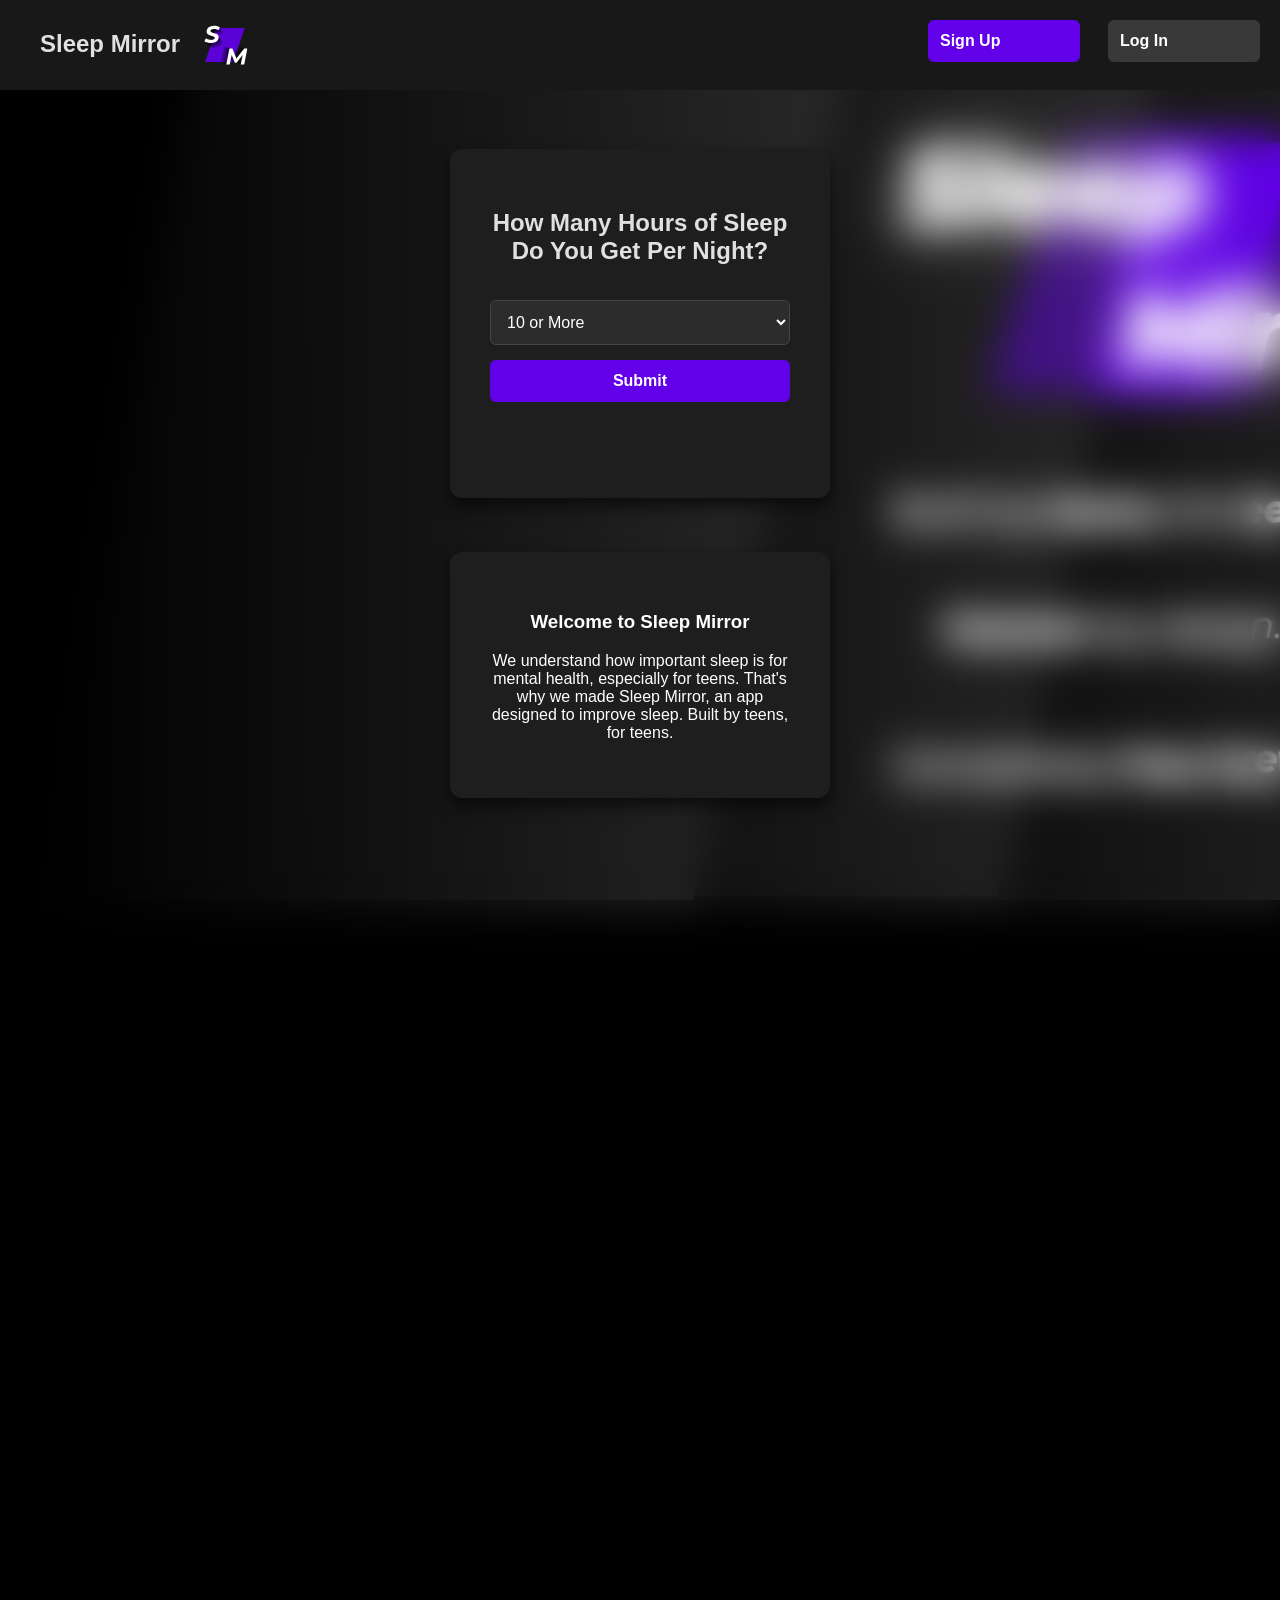
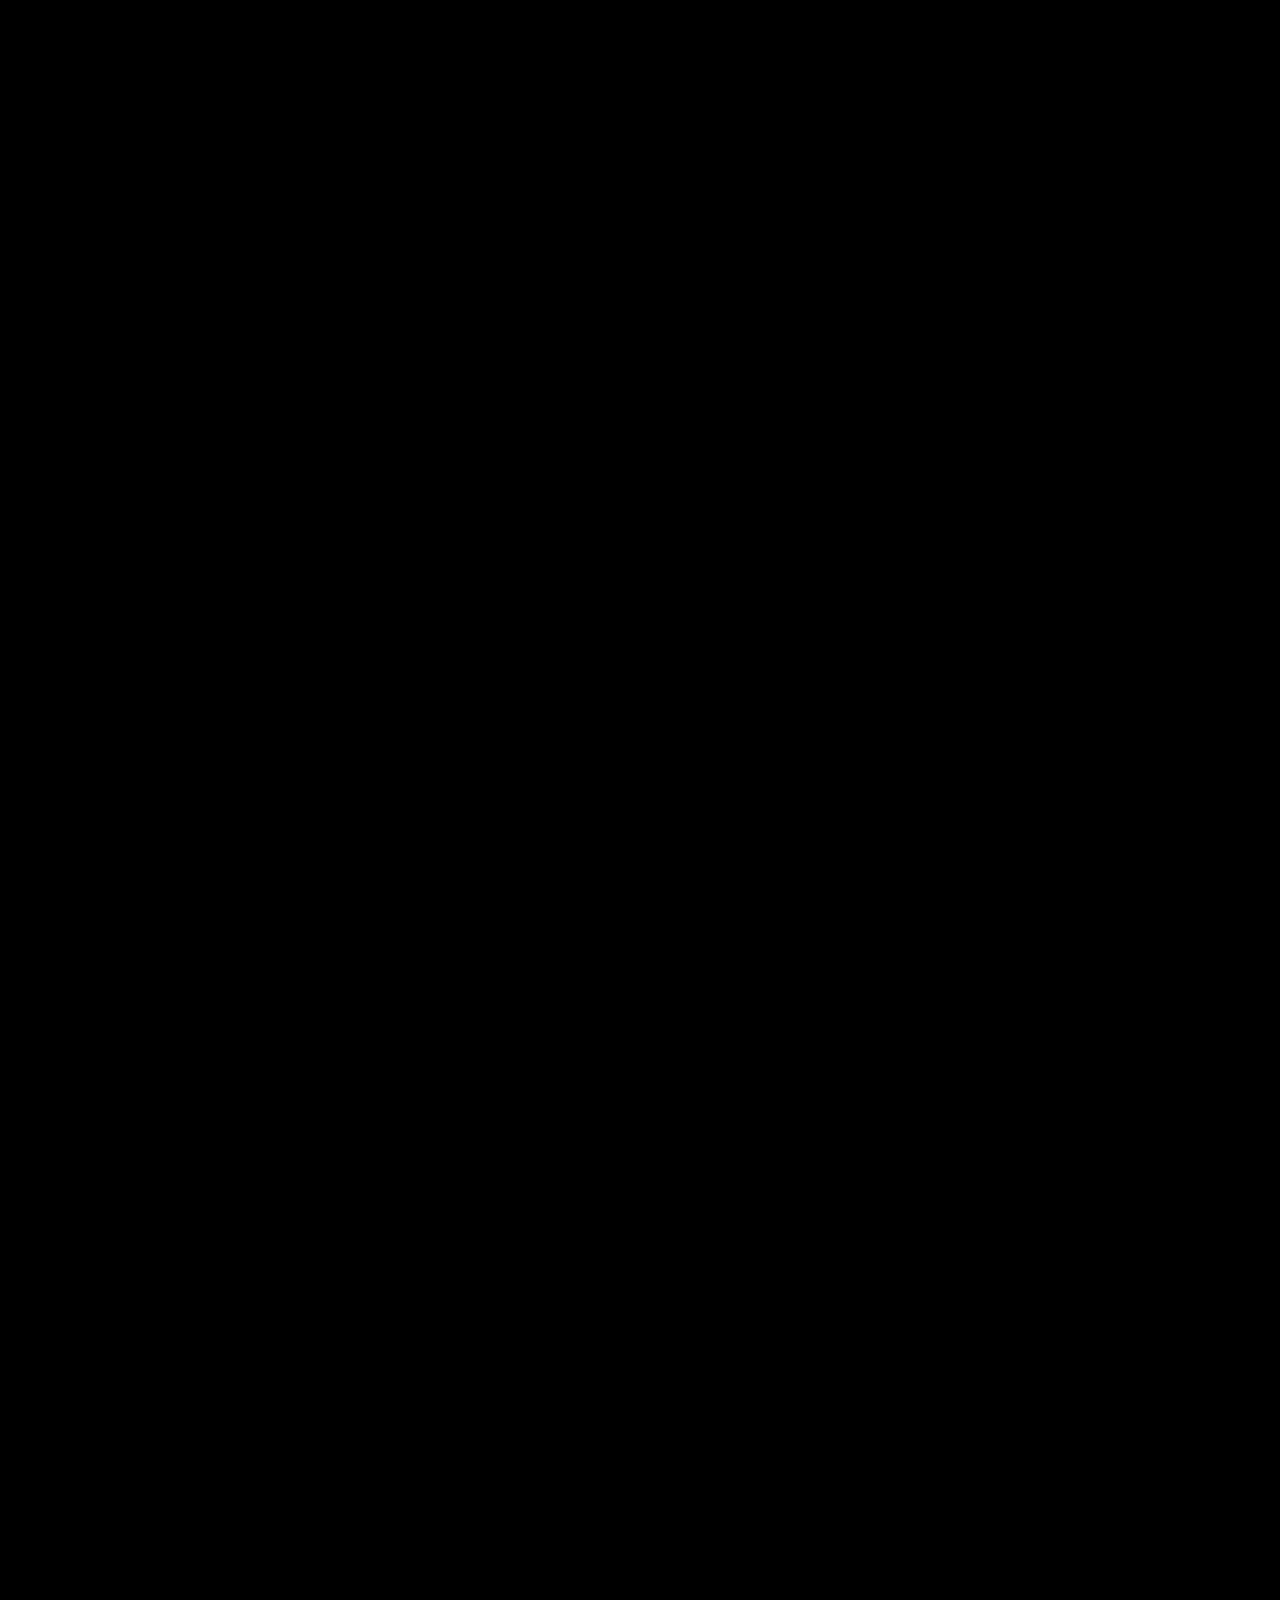
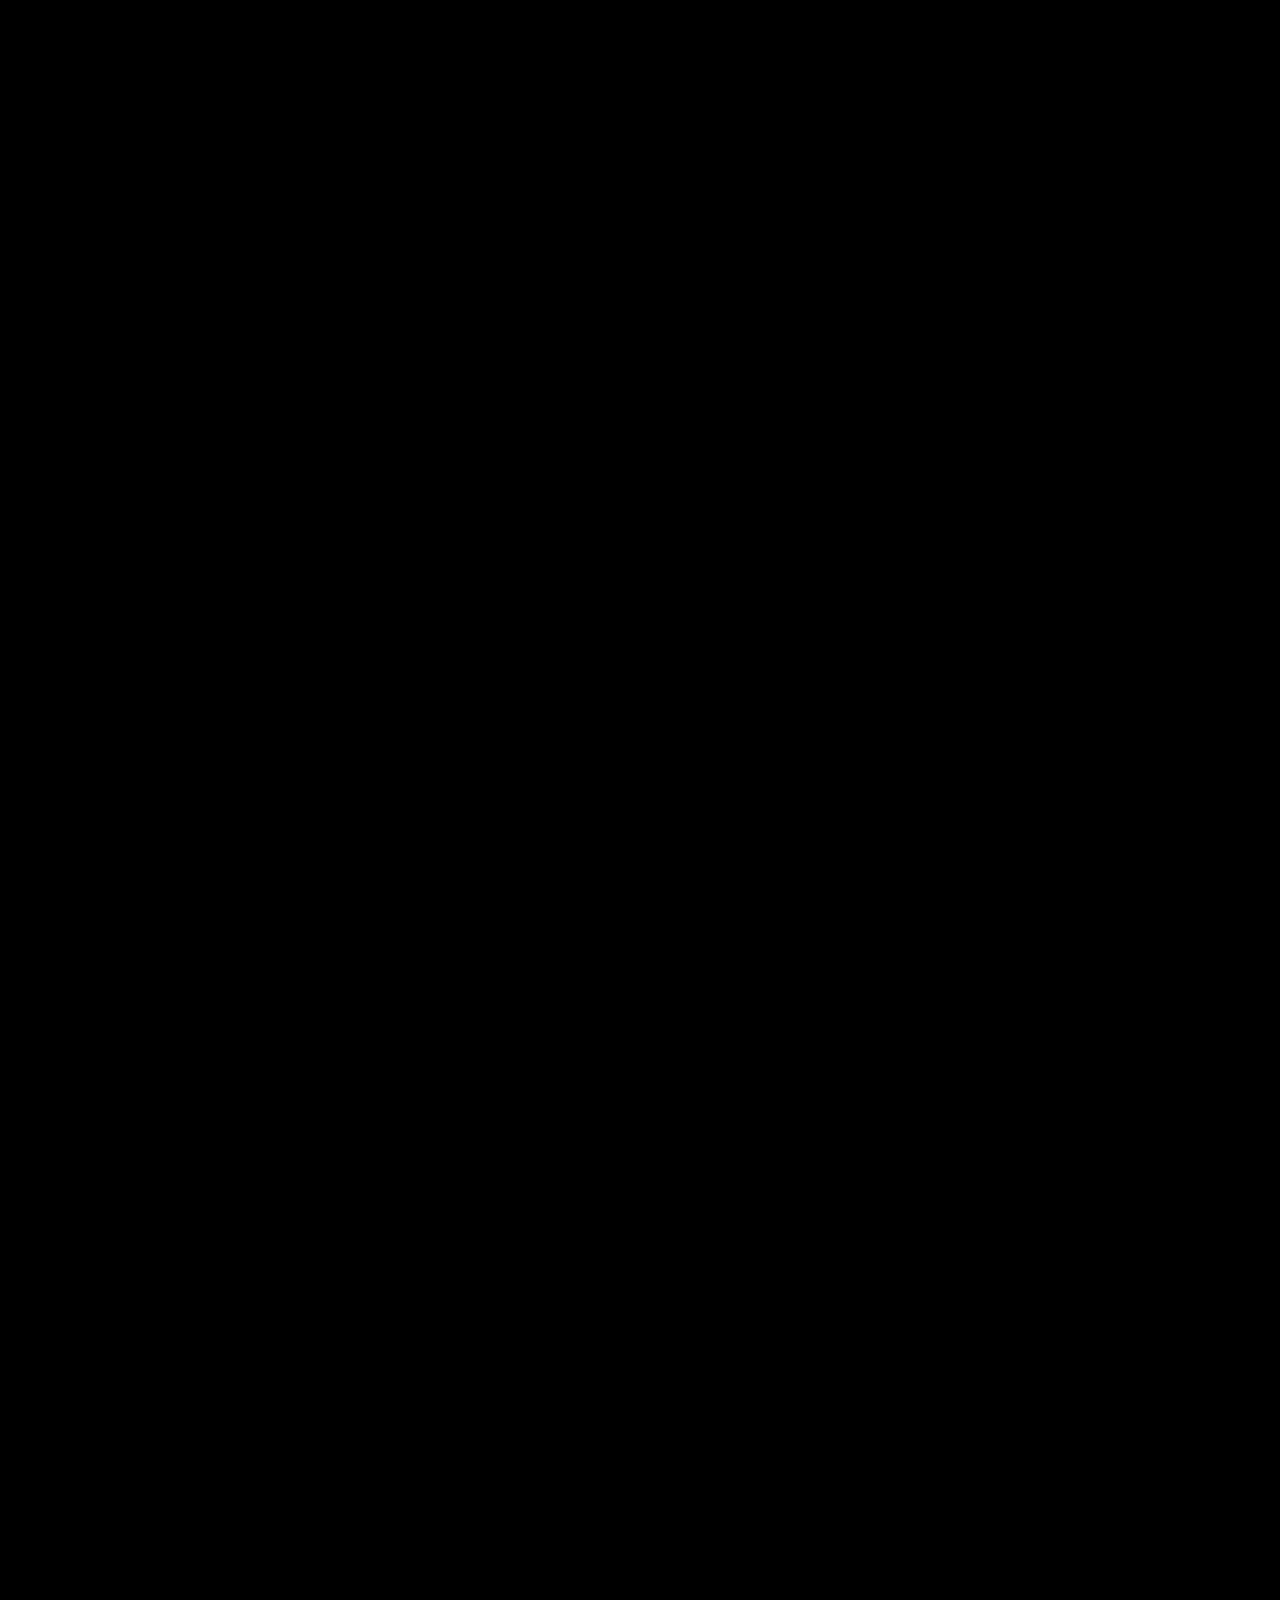
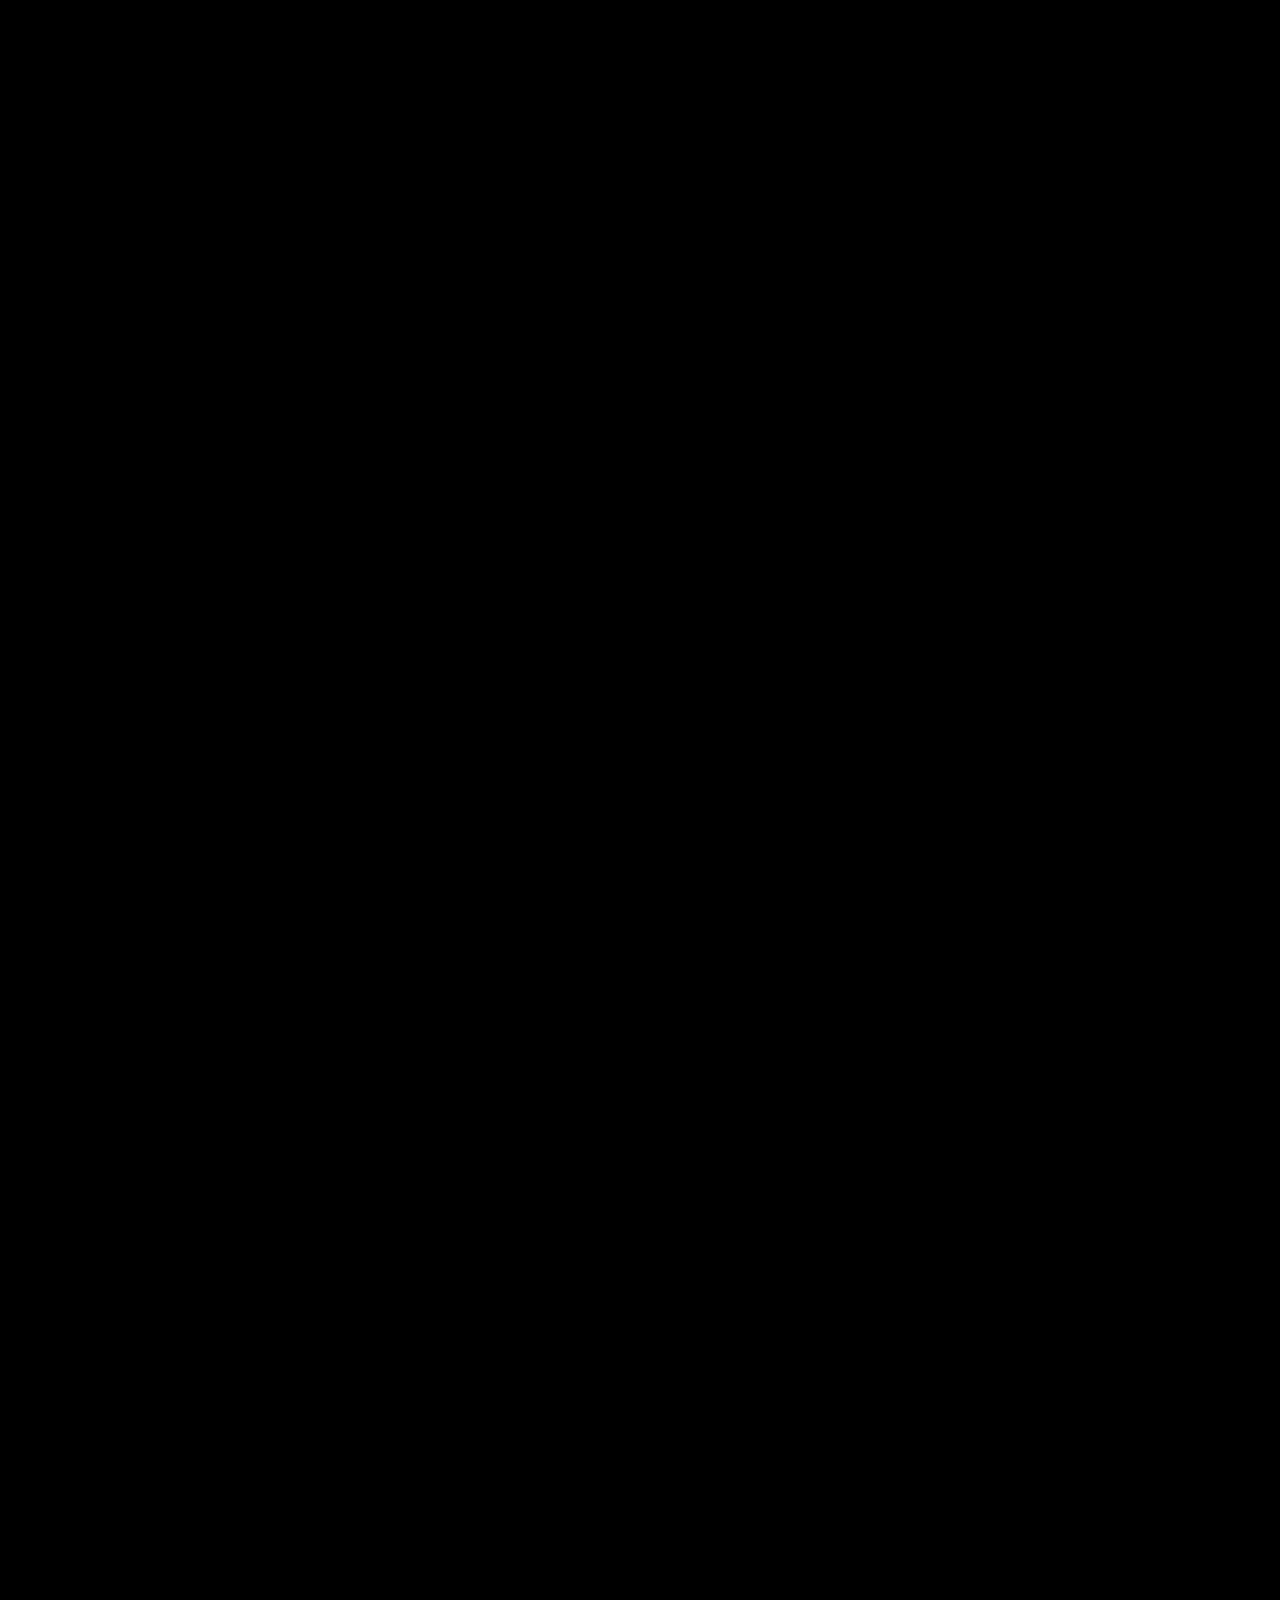
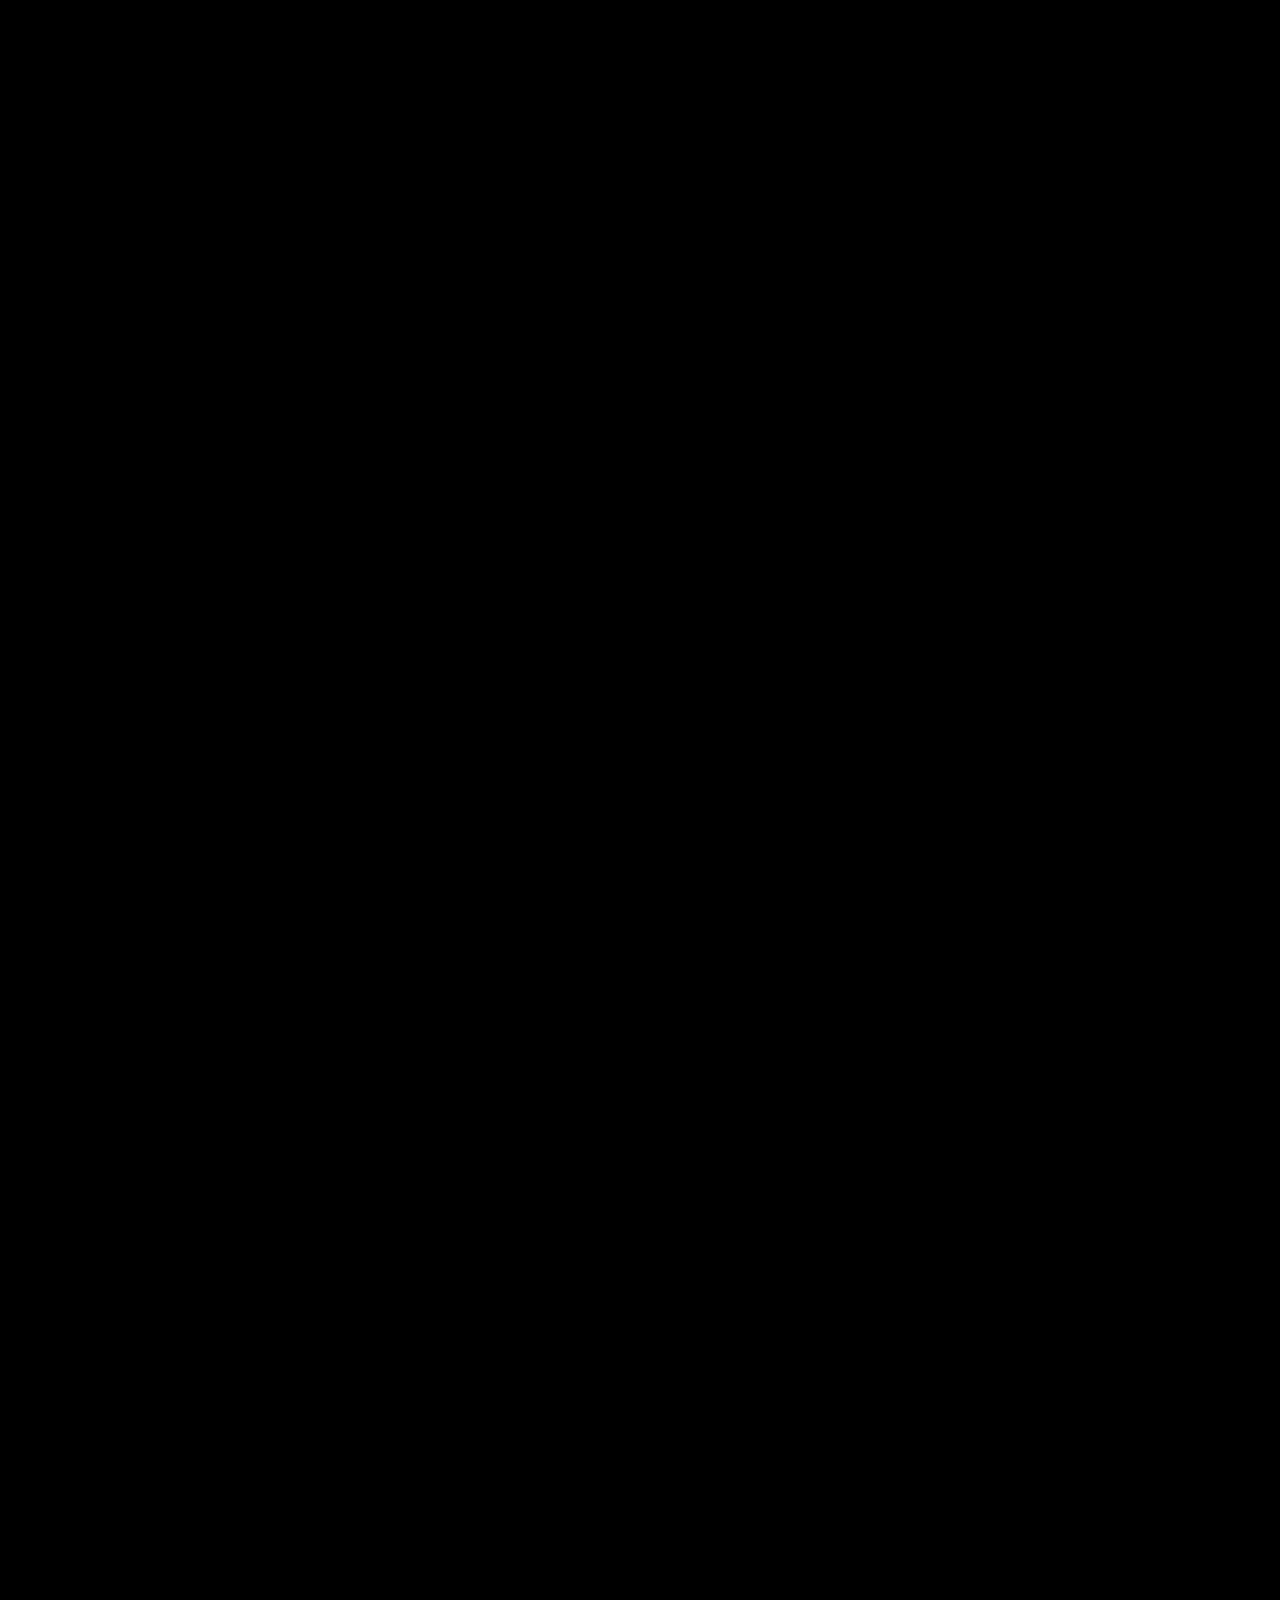
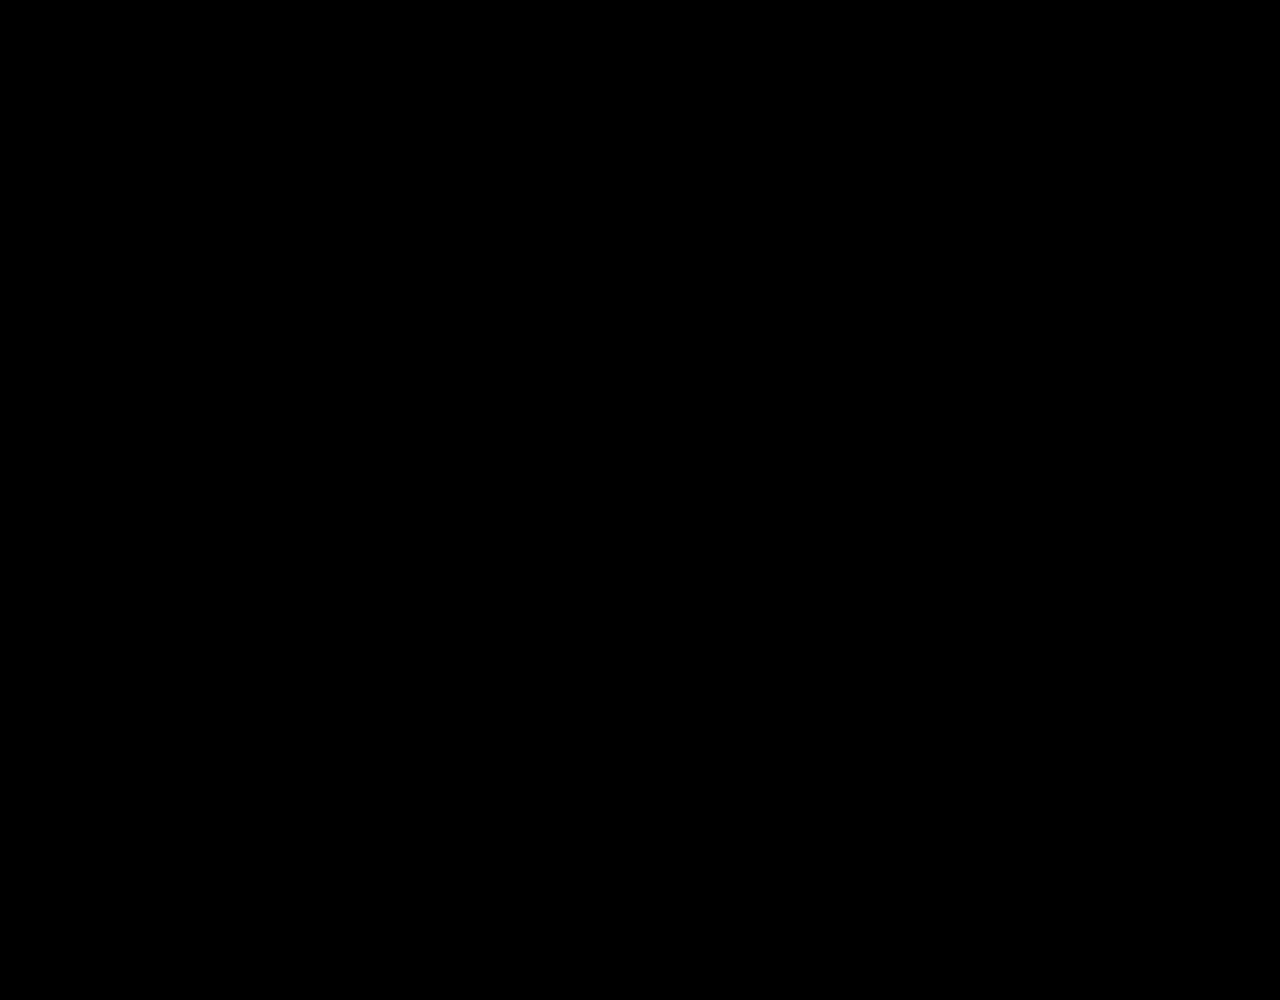
<file: index.html>
<!DOCTYPE html>
<html lang="en">
<head>
<meta charset="UTF-8">
<meta name="viewport" content="width=device-width, initial-scale=1.0">
<link rel="icon" type="image/x-icon" href="logo.svg">
<script src="supabase.min.js"></script>
<script src="landingJS.js" defer></script>
<link rel="stylesheet" href="landingStyle.css">

<title>Sleep Mirror - Start</title>

</head>
<body>

     <div id="loader-wrapper">
        
        <img src="jandw.png" style="width: 50%; height: 60%; margin: auto; position: fixed; top: 0%; left: 25%;">
    <div class="spinner">
        
    </div>
  </div>

<br>
<br>
    <div class="header">
        <h2 style="padding-left: 40px; padding-top: 10px;">Sleep Mirror</h2>
        <img src="logo.svg" style="width: 50px; height: 50px; position: fixed; top: 20px; left: 200px;">
    </div>


<h3 id="welcomeMessage"></h3>
<div id="authLinks">
    <a href="login.html" class="headerbutton1">Log In</a>

    <a href="signup.html" class="headerbutton2">Sign Up</a>

    <a href="admin.html" id="adminButton" class="headerbutton3" style="display: none;">Admin Page</a>
</div>
<button id="logoutButton" onclick="handleLogout()" style="display: none;" class="headerbutton1">Log Out</button>
<br>
<a href="results.html" style="display: none;" class="headerbutton2" id="resultsButton">Go To Results</a>



<br>
<br>
    
<div class="container" id="splash"> 
    

   
    <h2>How Many Hours of Sleep Do You Get Per Night?</h2>
    <select id="dropdownMenu">
        <option value="1">10 or More</option>
        <option value="2">8-10</option>
        <option value="3">7-8</option>
        <option value="4">6-7</option>
        <option value="5">6 or Less</option>
    </select>
    
    <button onclick="displayResult()" type="submit">Submit</button>
    
    <div id="result">
        
       
    </div>
    <br>
    <br>
     <a href="questionaire.html" class="linkbutton" id="questionaireButton">Open Questionaire</a>
    
    
</div>

<br>
<br>
<br>

<div class="container">

    <h3>Welcome to Sleep Mirror</h3>

    <p>We understand how important sleep is for mental health, especially for teens. That's why we made Sleep Mirror, an app designed to improve sleep. Built by teens, for teens.</p>

</div>

</body>
</html>
</file>
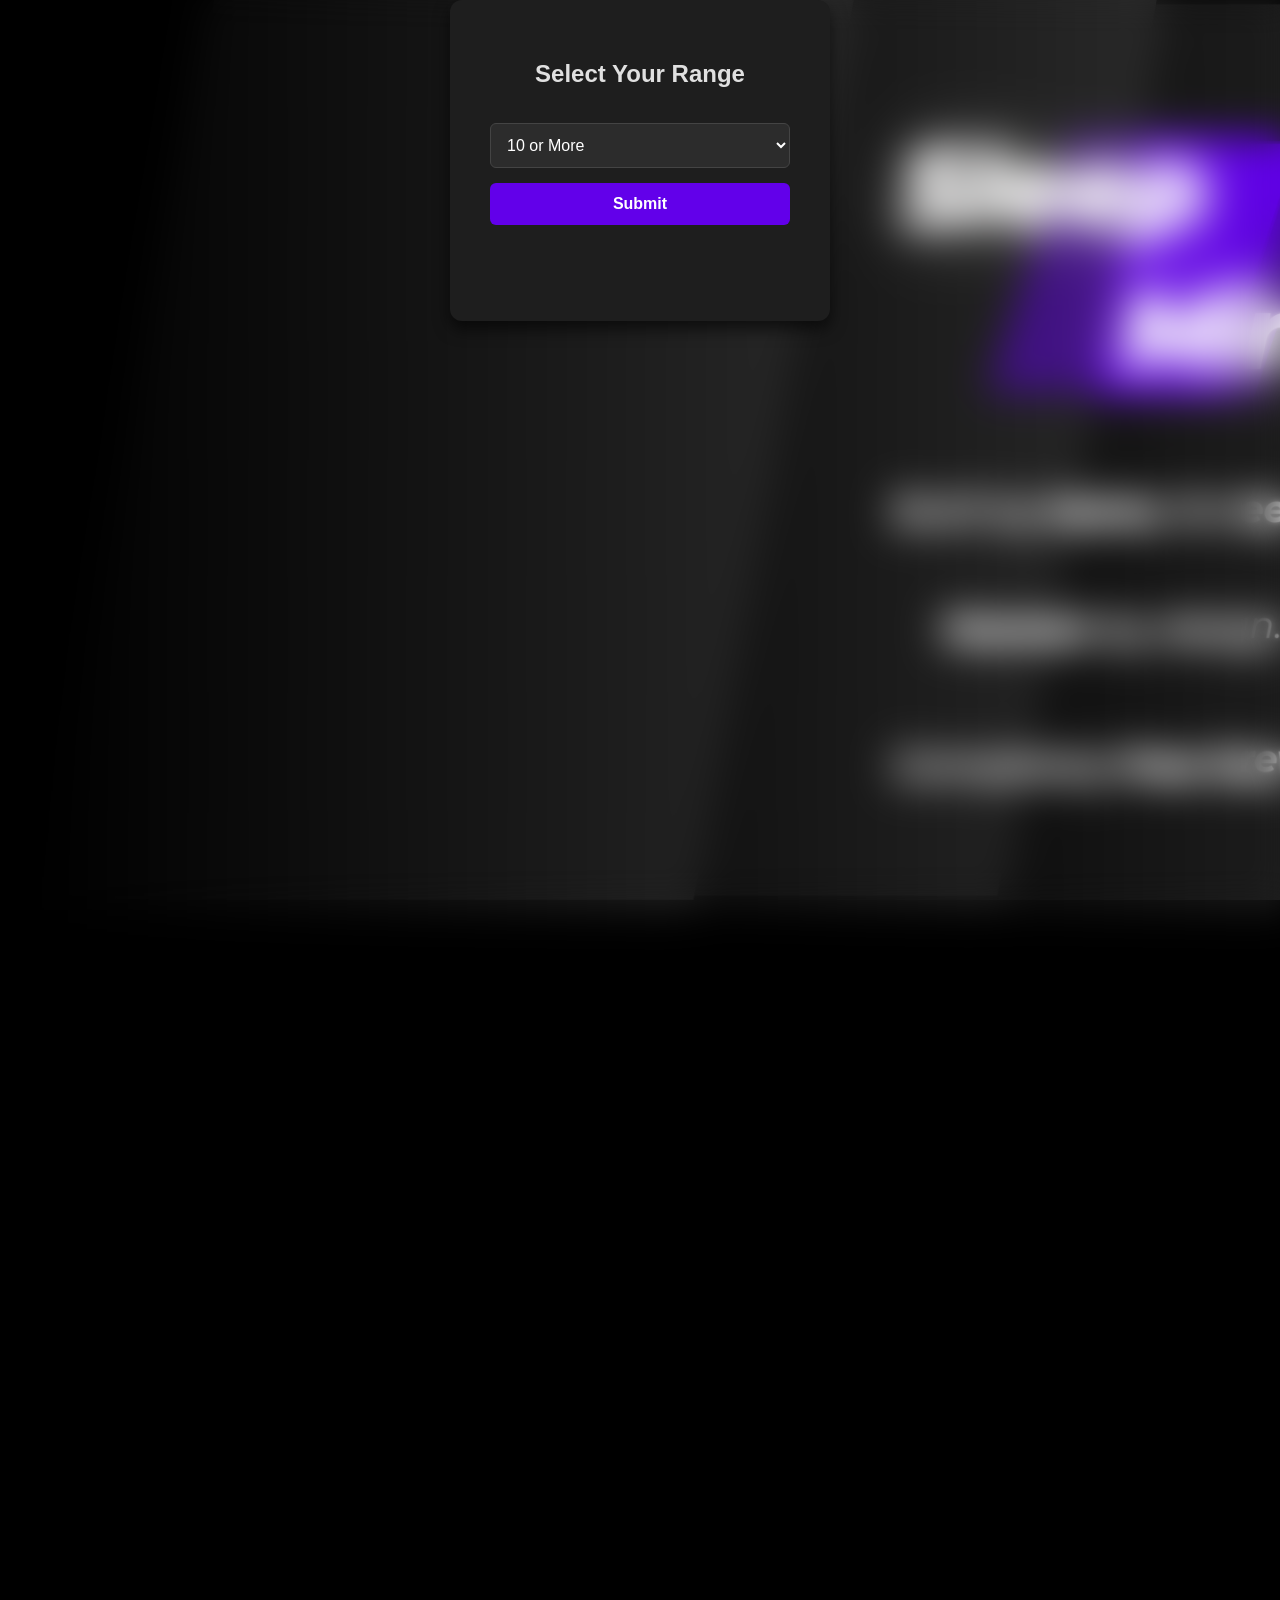
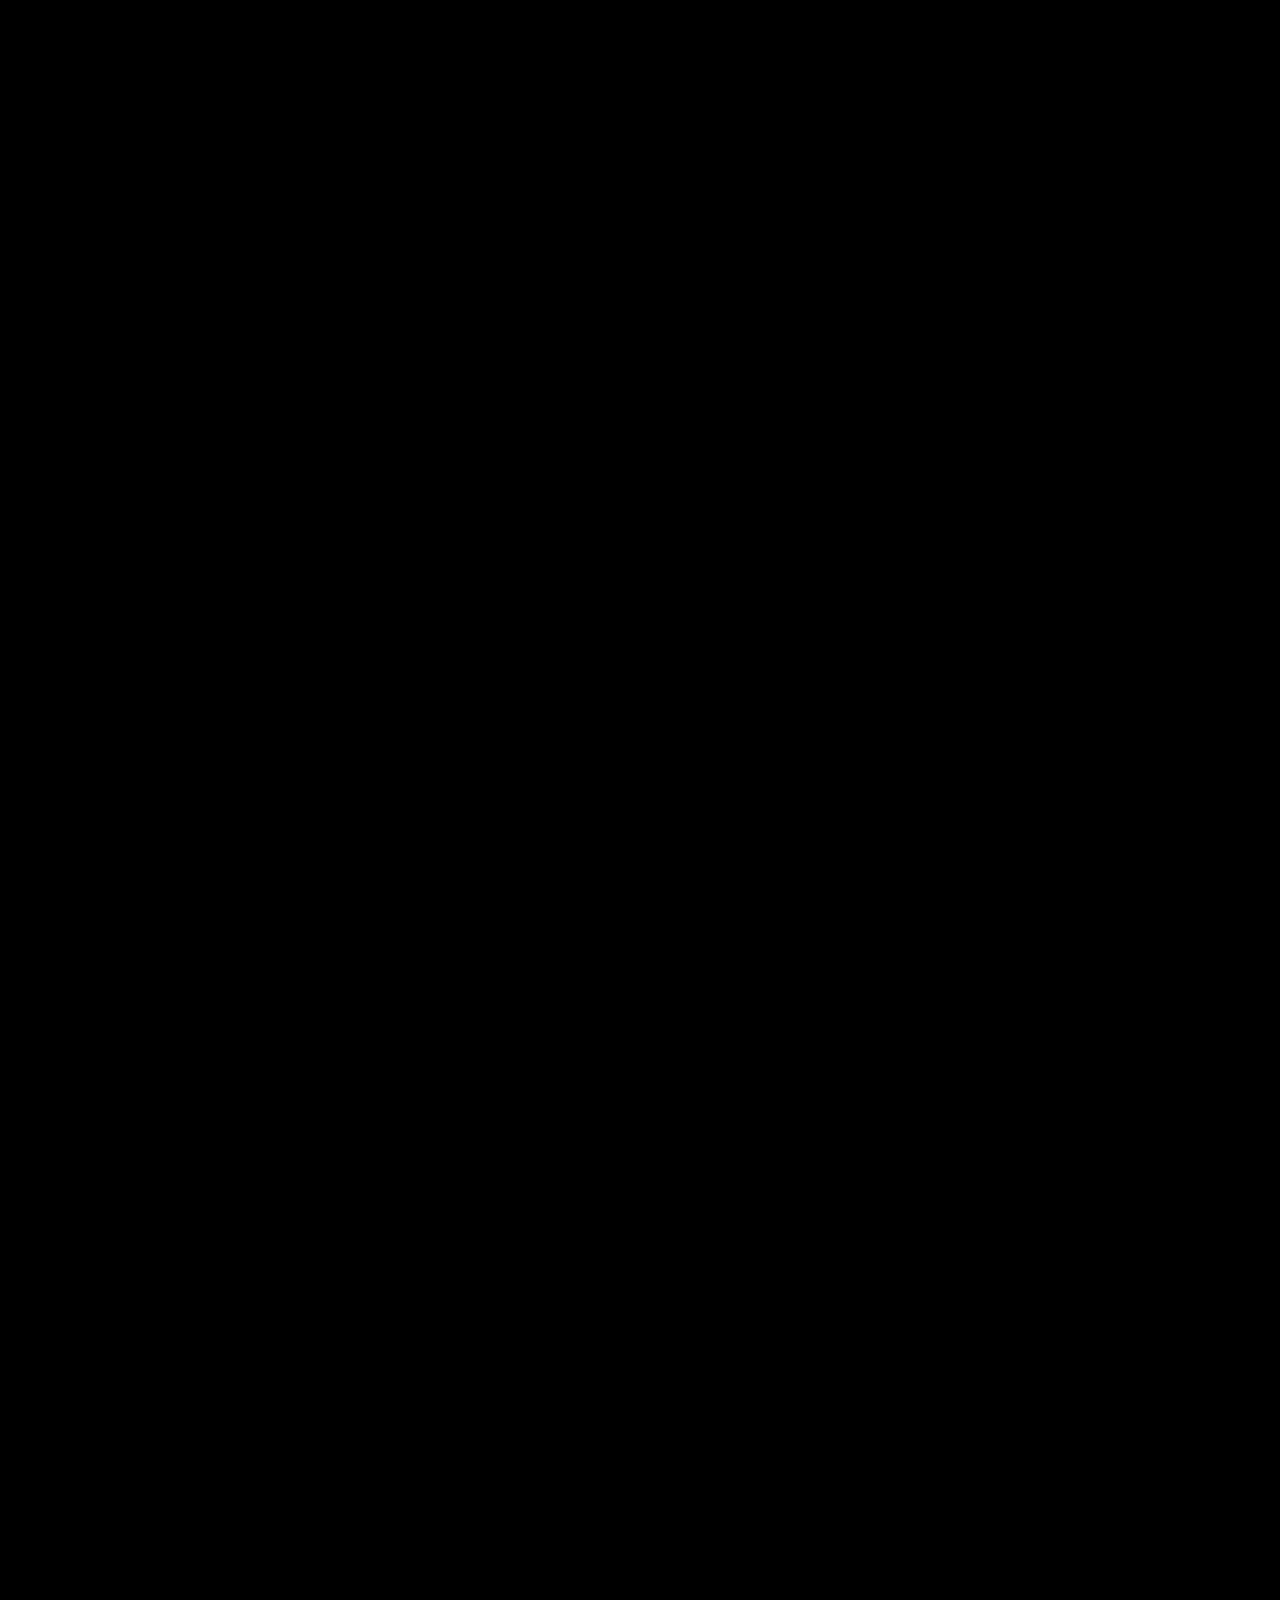
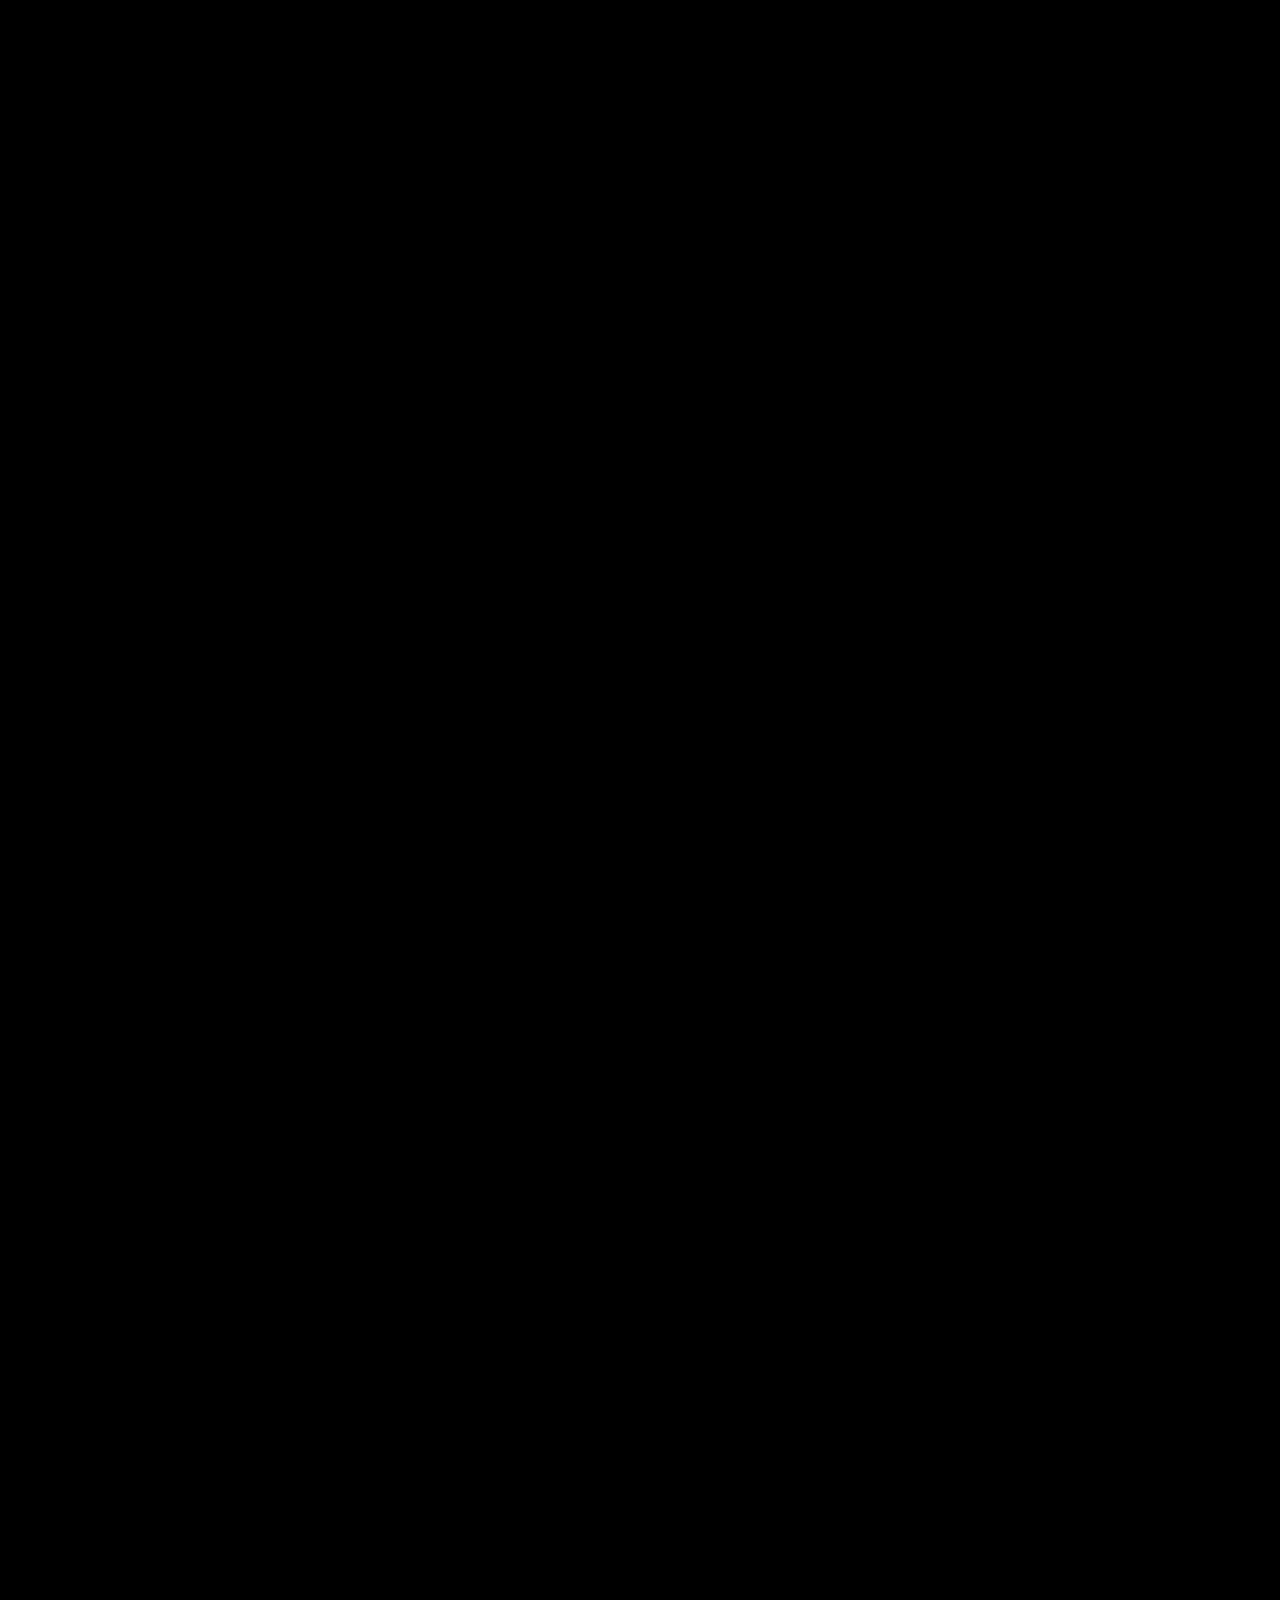
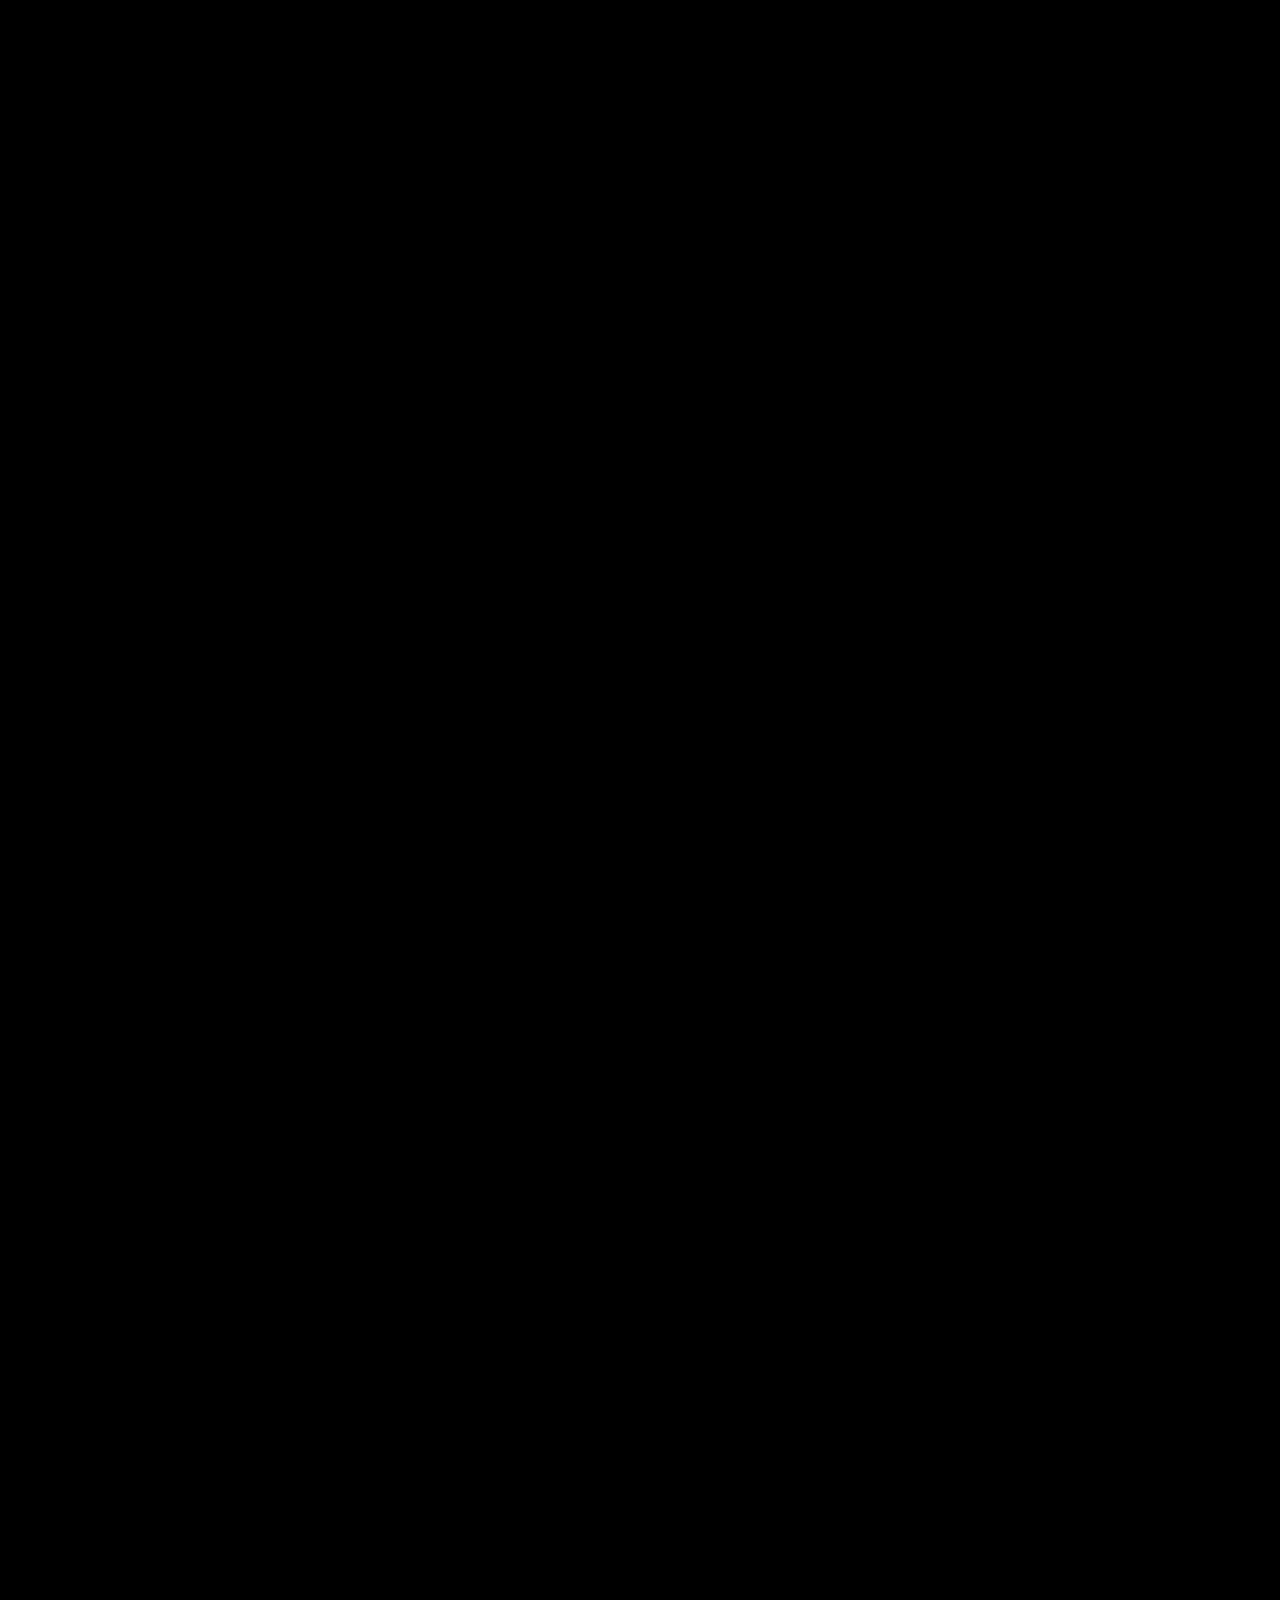
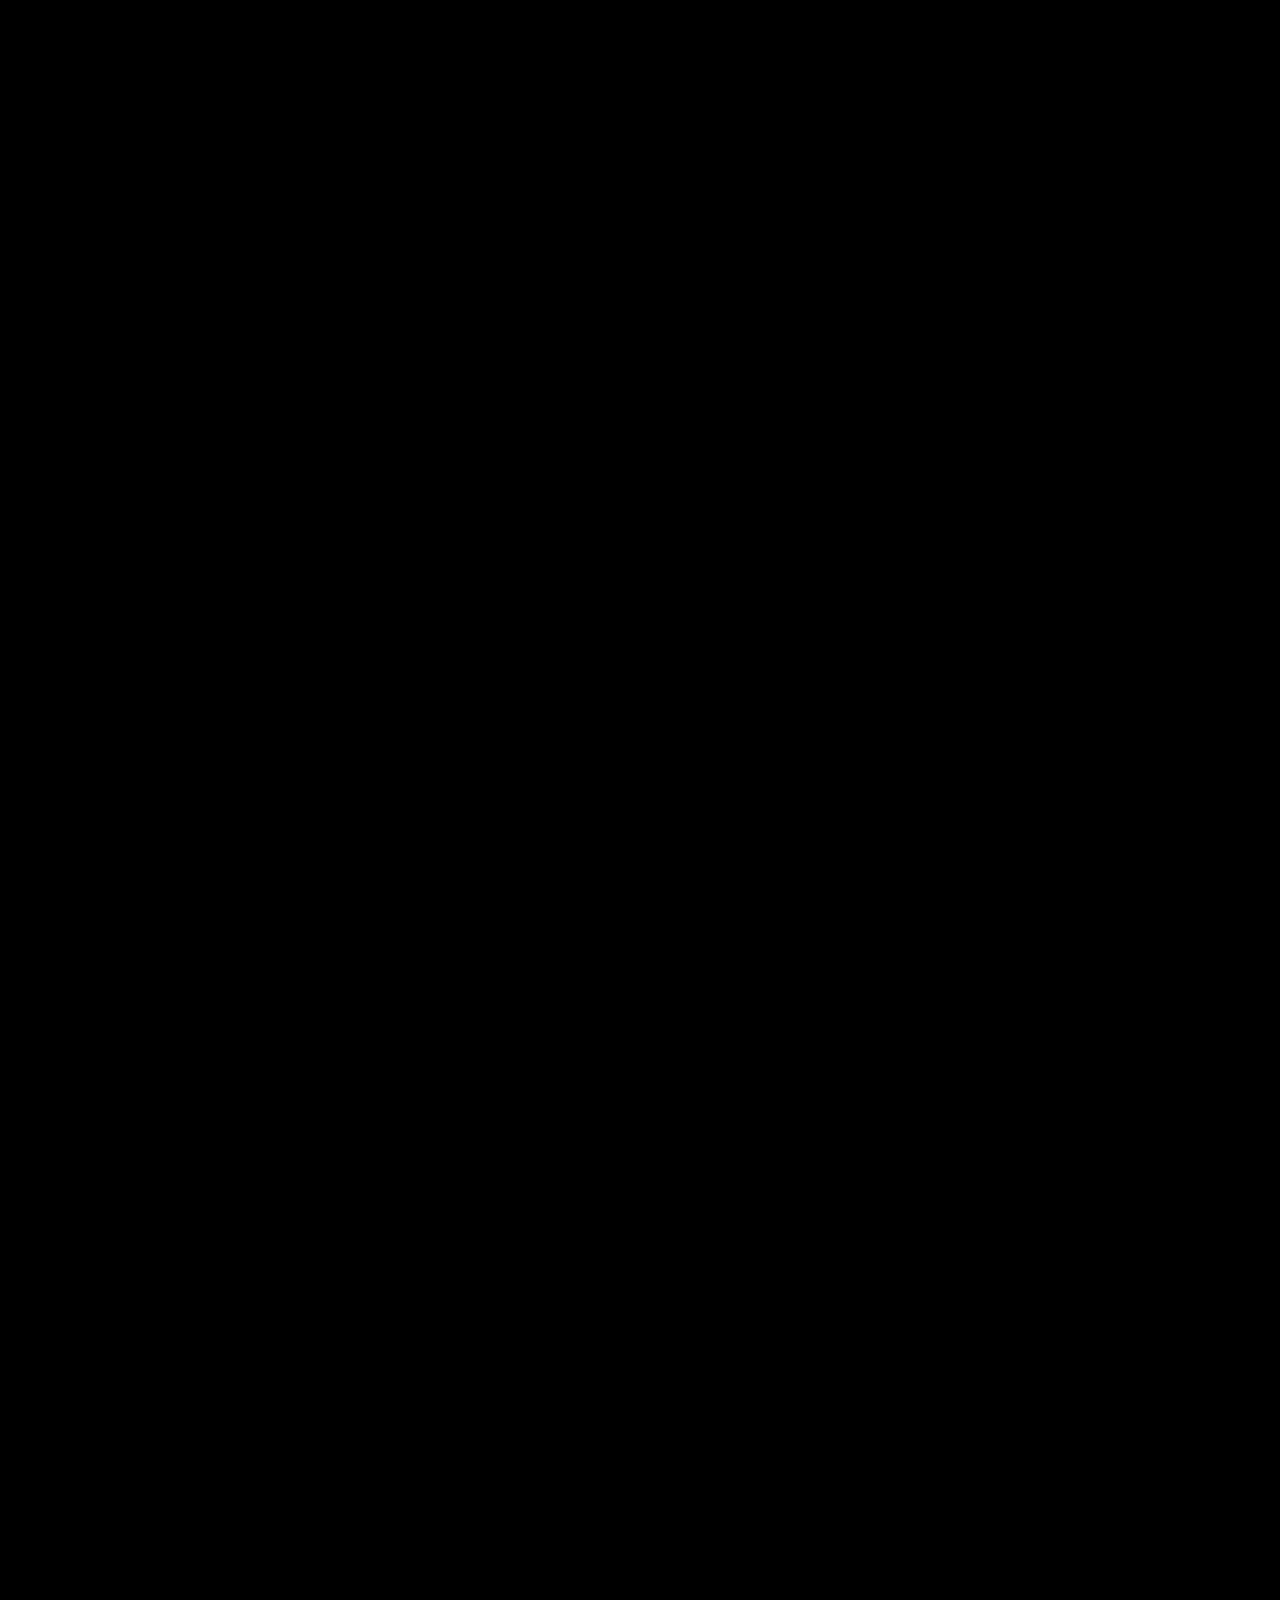
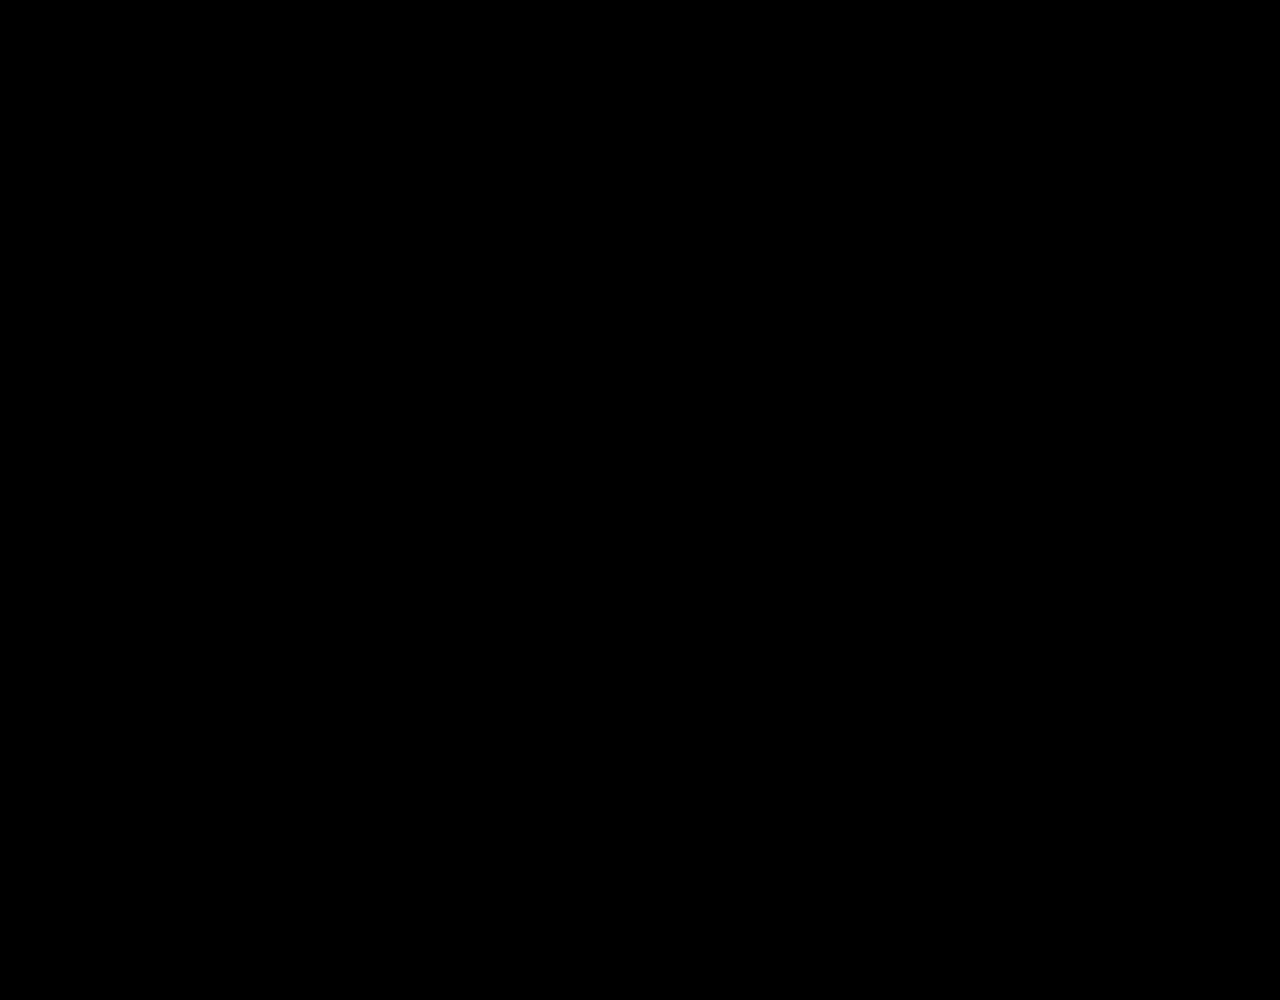
<file: landing.html>
<!DOCTYPE html>
<html lang="en">
<head>
<meta charset="UTF-8">
<meta name="viewport" content="width=device-width, initial-scale=1.0">
<script src="landingJS.js" defer></script>
<link rel="stylesheet" href="landingStyle.css">
<title>The Sleep Reflection App</title>

</head>
<body>


    
<div class="container" id="splash"> 
    

   
    <h2>Select Your Range</h2>
    <select id="dropdownMenu">
        <option value="1">10 or More</option>
        <option value="2">8-10</option>
        <option value="3">7-8</option>
        <option value="4">6-7</option>
        <option value="5">6 or Less</option>
    </select>
    
    <button onclick="displayResult()" type="submit">Submit</button>
    
    <div id="result">
        
       
    </div>
    <br>
    <br>
     <a href="questionaire.html" class="linkbutton" id="questionaireButton">Open Questionaire</a>
    
    
</div>

</body>
</html>
</file>
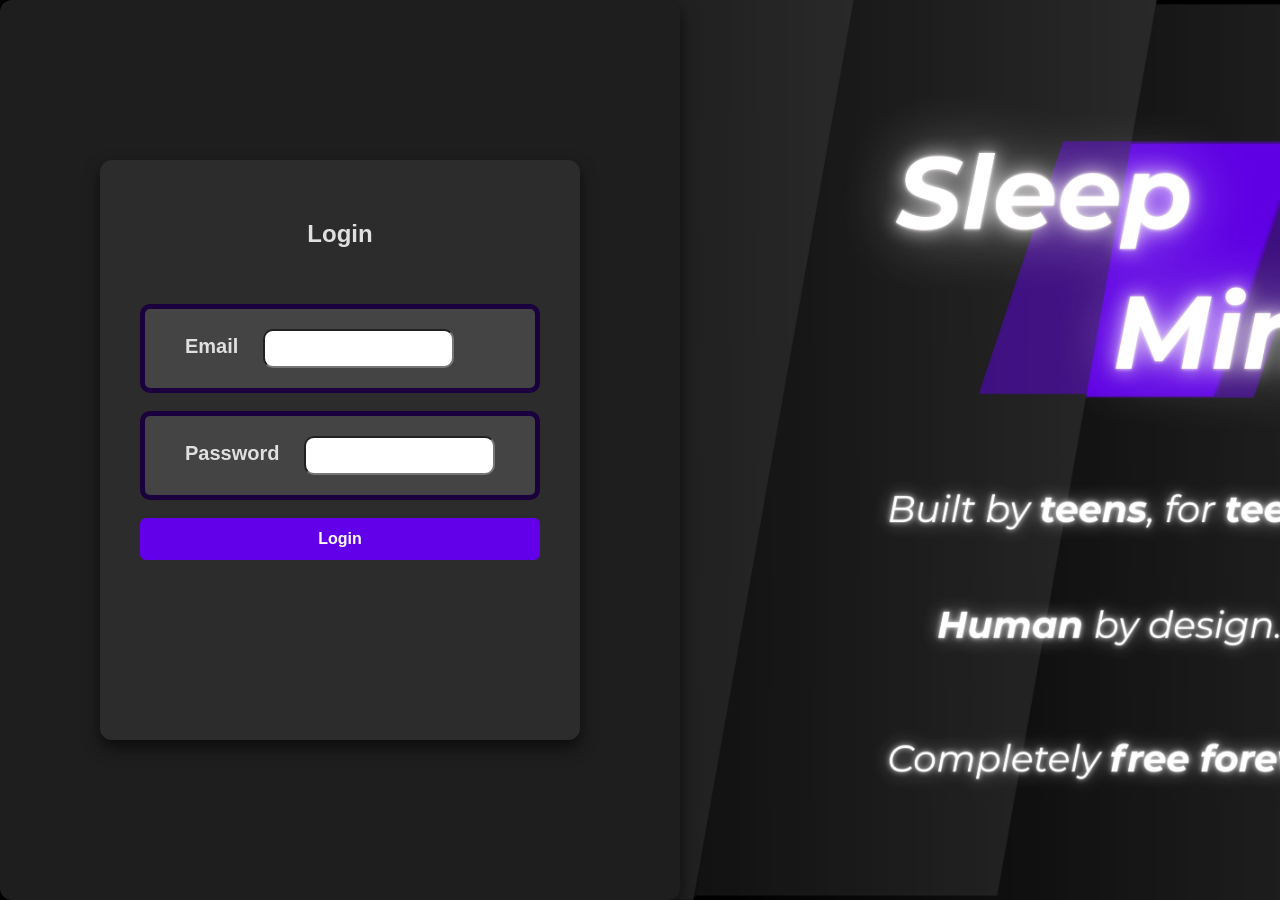
<file: login.html>
<!DOCTYPE html>
<html lang="en">
<head>
<meta charset="UTF-8">
<meta name="viewport" content="width=device-width, initial-scale=1.0">
<link rel="icon" type="image/x-icon" href="logo.svg">
<script src="supabase.min.js"></script>
<script src="loginJS.js" defer></script>
<link rel="stylesheet" href="signupStyle.css">
<title>Sleep Mirror - Login</title>

</head>
<body>


<div class="container">

    <div class="signup">
        <h2>Login</h2>
        <br>
        <form id="loginForm">

            
            <br>
            <div class="formSection">
            <label for="email">Email</label>
            <input type="email" name="email" id="email" autocomplete="email" required>
            </div>
             <br>
            <div class="formSection">
            <label for="password">Password</label>
            <input type="password" name="password" id="password" autocomplete="new-password" required>
            </div>
            <br>
            <button type="submit">Login</button> 
        </form>
    </div>

</div>



</body>
</html>
</file>
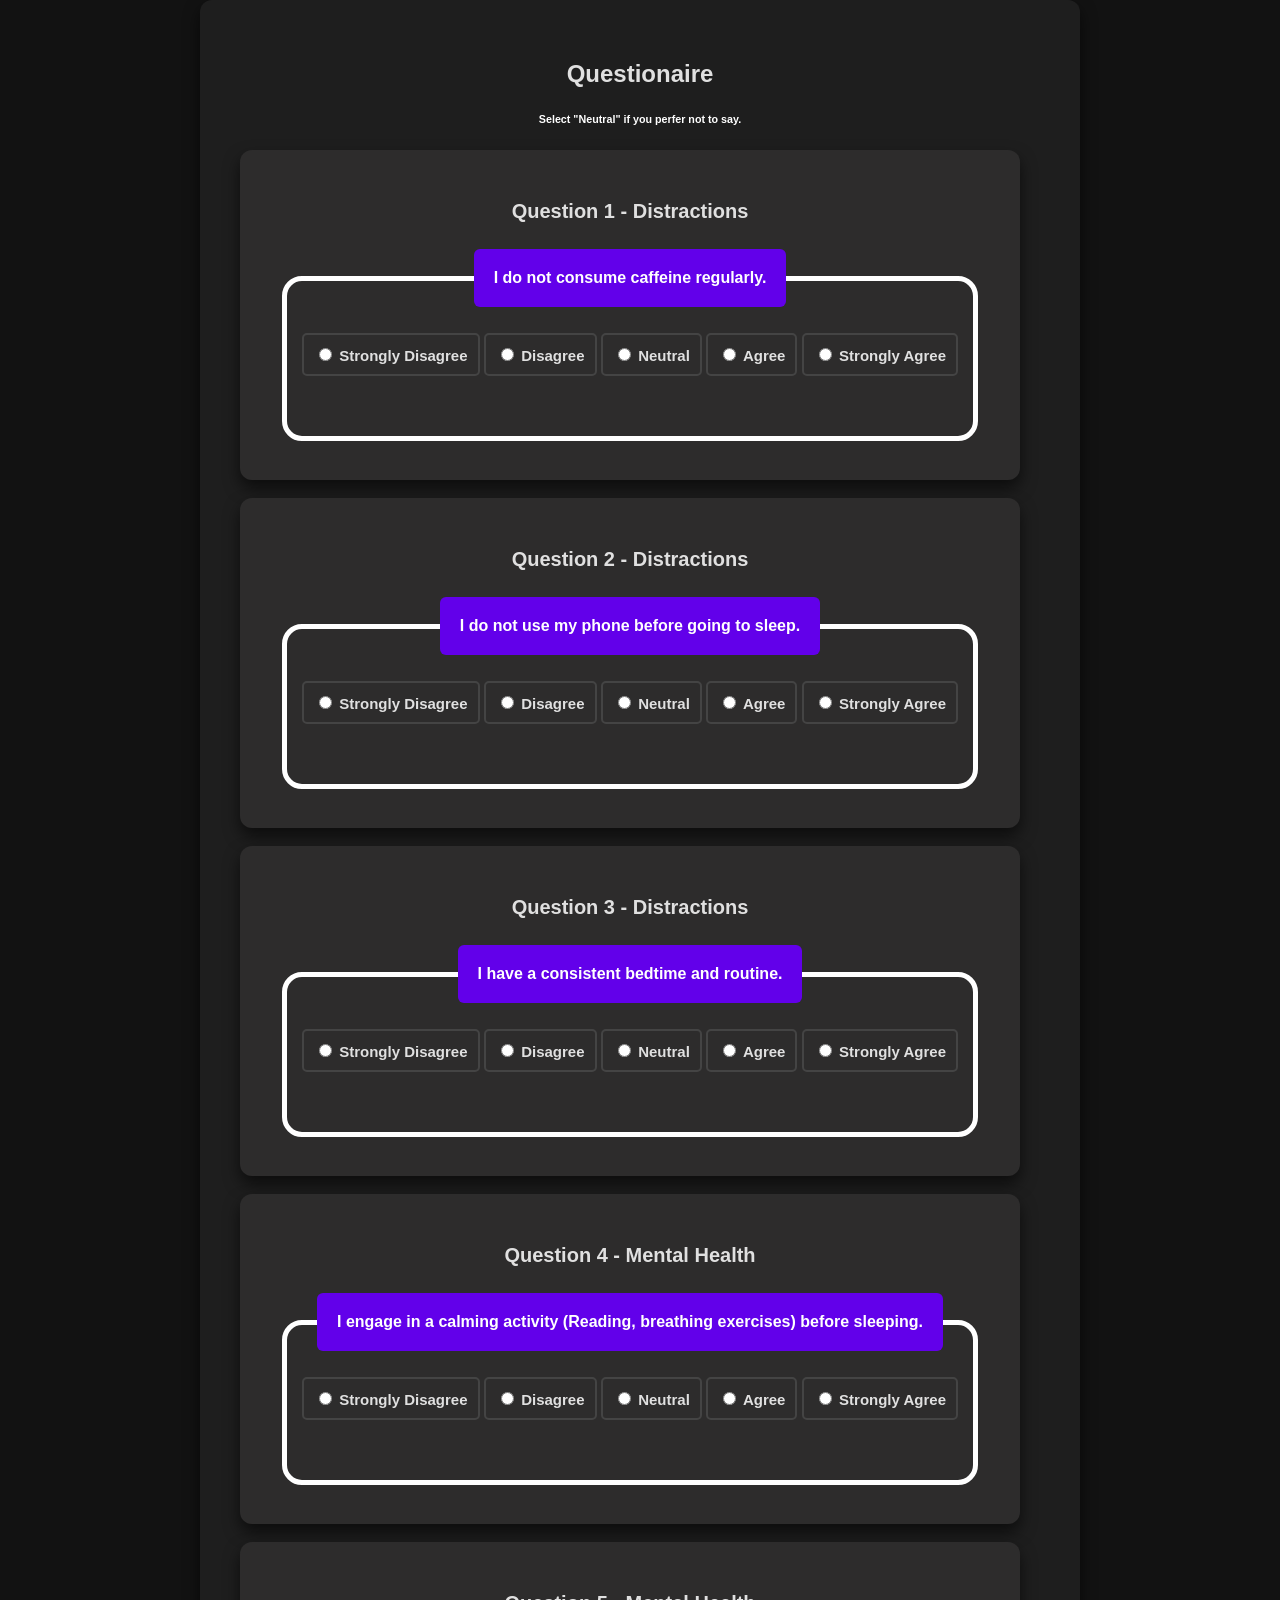
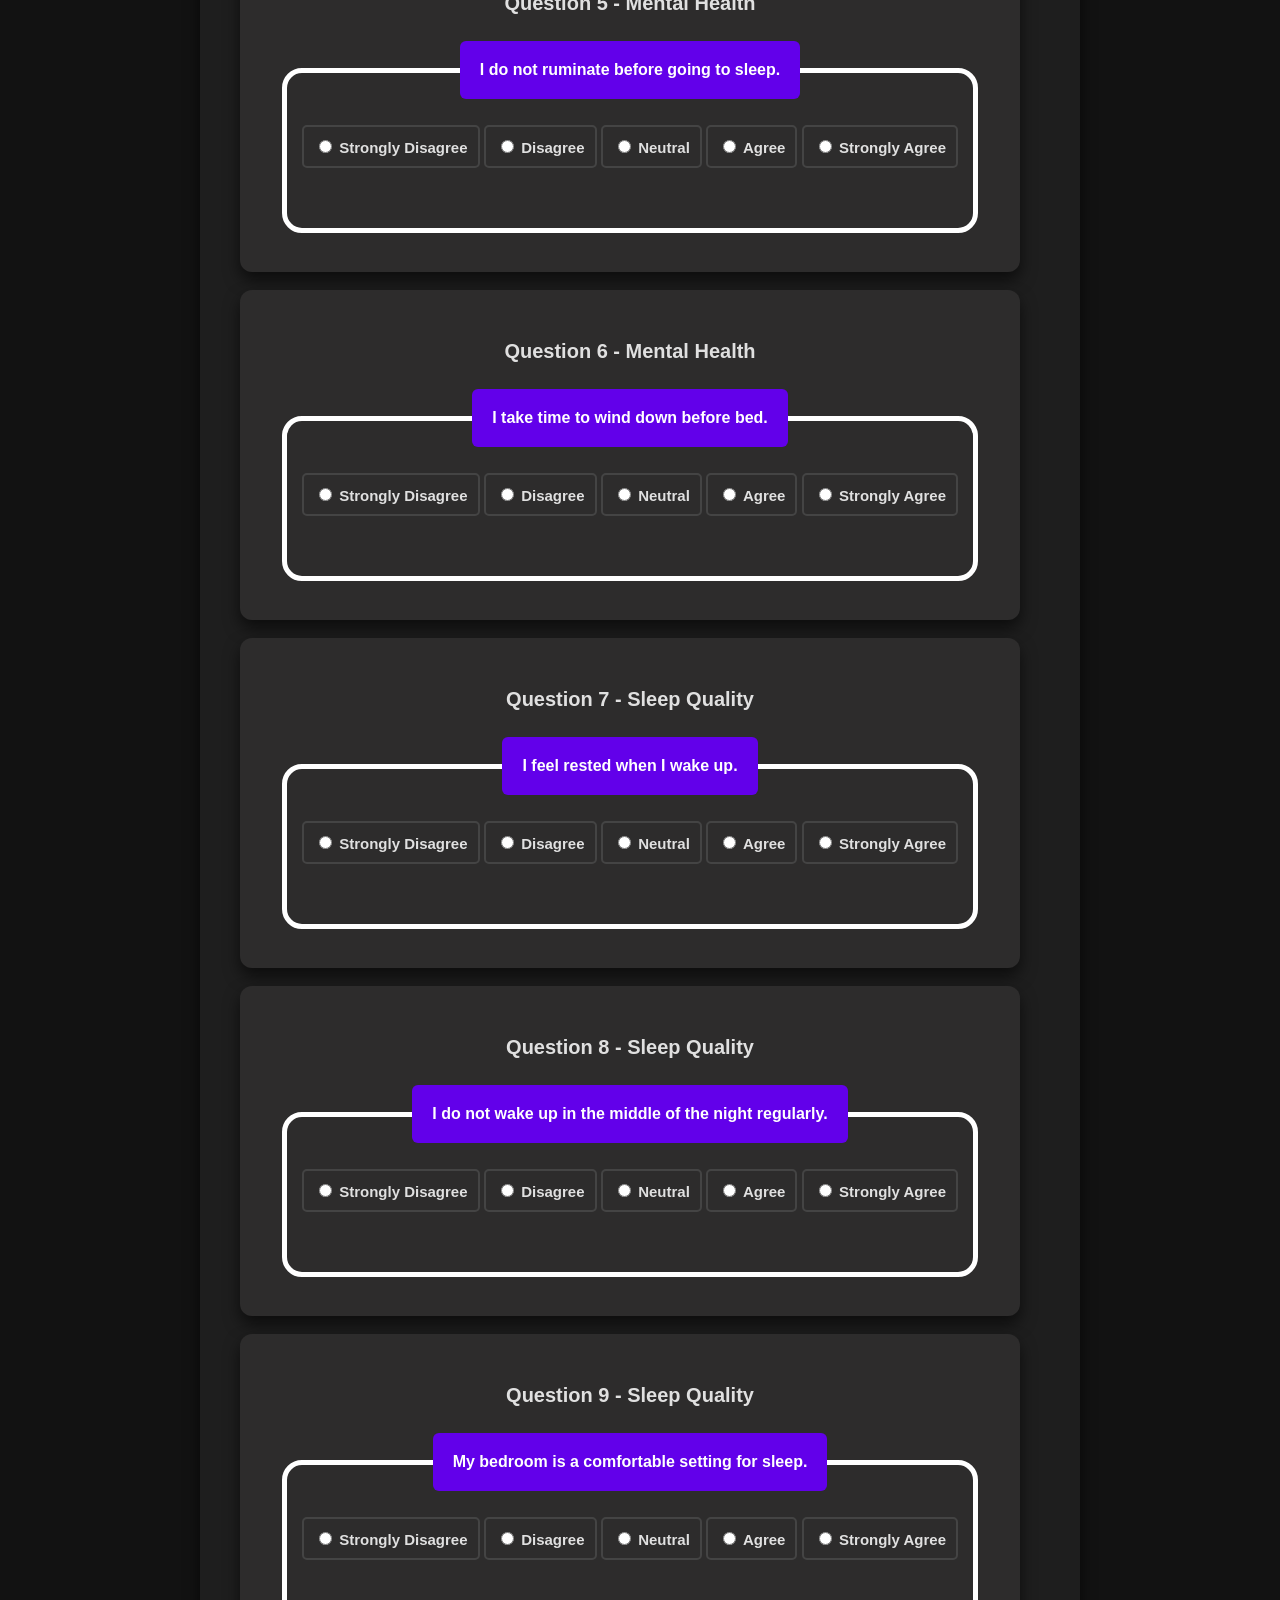
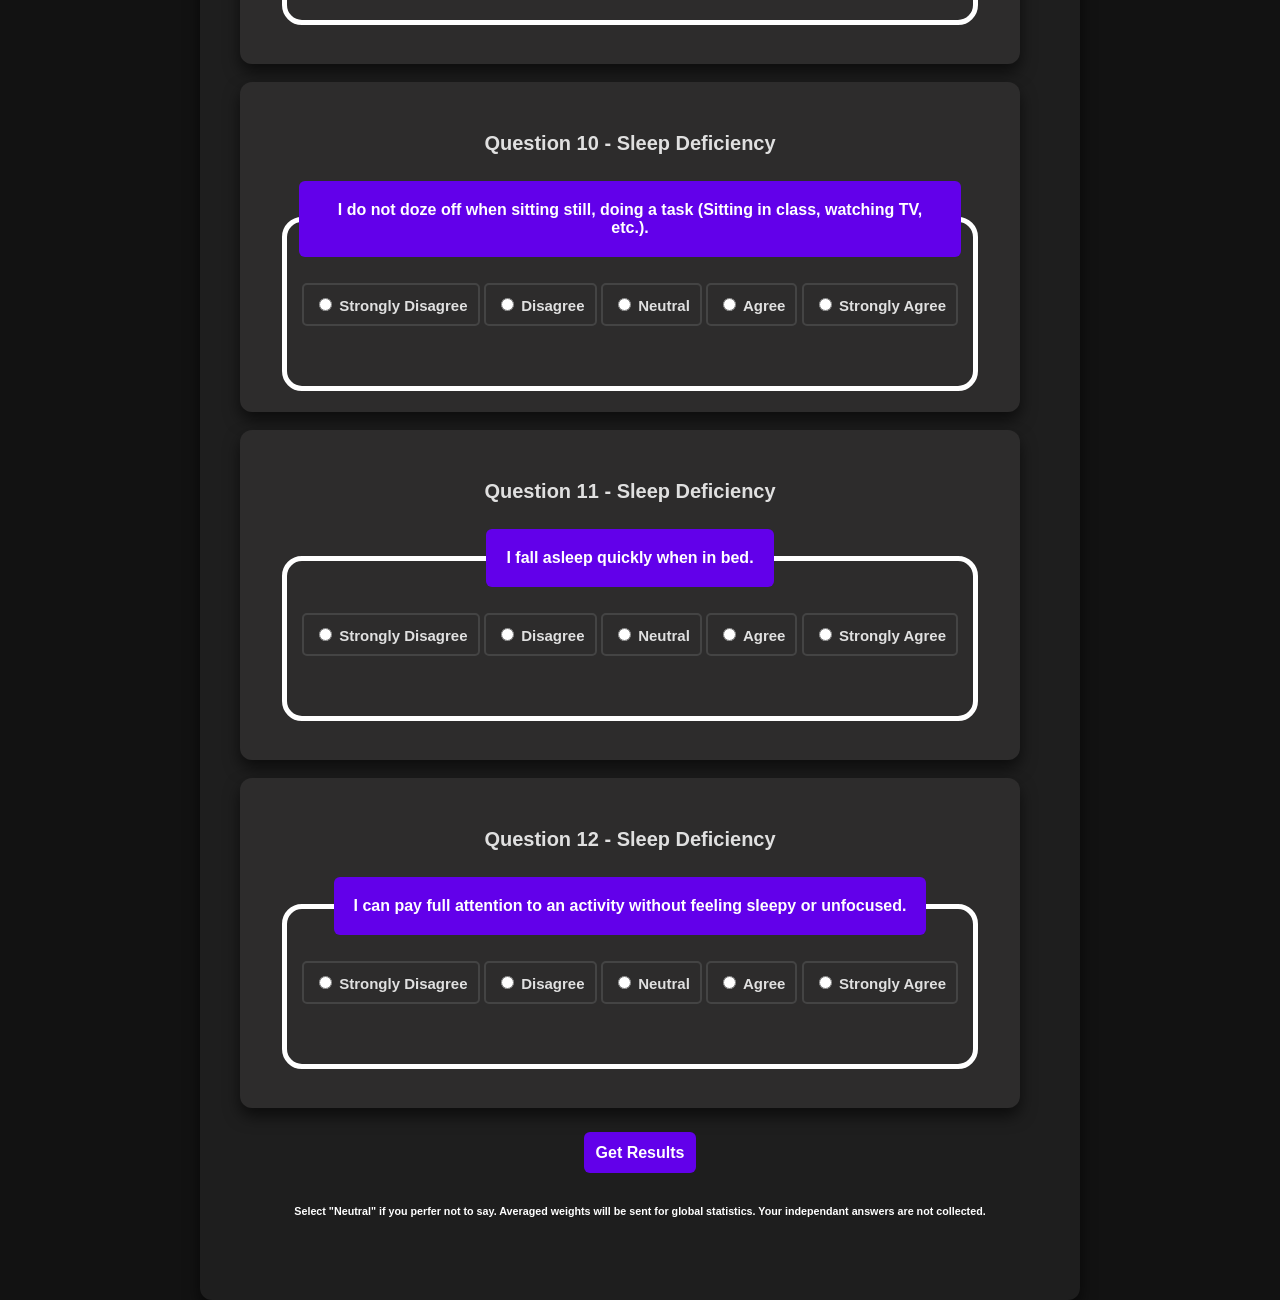
<file: questionaire.html>
<!DOCTYPE html>
<html lang="en">
<head>
<meta charset="UTF-8">
<meta name="viewport" content="width=device-width, initial-scale=1.0">
<link rel="icon" type="image/x-icon" href="logo.svg">
<script src="questionaireJS.js" defer></script>
<link rel="stylesheet" href="questionaireStyle.css">
<title>Sleep Mirror - Questionaire</title>

</head>
<body>

<div class="quiz" id="quiz">

 <h2>Questionaire</h2>
 <h6>Select "Neutral" if you perfer not to say.</h6>
 

 <div class="question">
 <h4>Question 1 - Distractions</h4>
 <fieldset class="questionField">
    <legend>I do not consume caffeine regularly.</legend>
    <label class="option">
        <input type="radio" name="distraction1" value="-2">
        Strongly Disagree
    </label>
    <label class="option">
        <input type="radio" name="distraction1" value="-1">
        Disagree
    </label>
    <label class="option">
        <input type="radio" name="distraction1" value="0">
        Neutral
    </label>
    <label class="option">
        <input type="radio" name="distraction1" value="1">
        Agree
    </label>
    <label class="option">
        <input type="radio" name="distraction1" value="2">
        Strongly Agree
    </label>
 </fieldset>
 </div>
<br>

<div class="question">
 <h4>Question 2 - Distractions</h4>
 <fieldset class="questionField">
    <legend>I do not use my phone before going to sleep.</legend>
    <label class="option">
        <input type="radio" name="distraction2" value="-2">
        Strongly Disagree
    </label>
    <label class="option">
        <input type="radio" name="distraction2" value="-1">
        Disagree
    </label>
    <label class="option">
        <input type="radio" name="distraction2" value="0">
        Neutral
    </label>
    <label class="option">
        <input type="radio" name="distraction2" value="1">
        Agree
    </label>
    <label class="option">
        <input type="radio" name="distraction2" value="2">
        Strongly Agree
    </label>
 </fieldset>
 </div>
 <br>

 <div class="question">
 <h4>Question 3 - Distractions</h4>
 <fieldset class="questionField">
    <legend>I have a consistent bedtime and routine.</legend>
    <label class="option">
        <input type="radio" name="distraction3" value="-2">
        Strongly Disagree
    </label>
    <label class="option">
        <input type="radio" name="distraction3" value="-1">
        Disagree
    </label>
    <label class="option">
        <input type="radio" name="distraction3" value="0">
        Neutral
    </label>
    <label class="option">
        <input type="radio" name="distraction3" value="1">
        Agree
    </label>
    <label class="option">
        <input type="radio" name="distraction3" value="2">
        Strongly Agree
    </label>
 </fieldset>
 </div>
 <br>

 <div class="question">
 <h4>Question 4 - Mental Health</h4>
 <fieldset class="questionField">
    <legend>I engage in a calming activity (Reading, breathing exercises) before sleeping.</legend>
    <label class="option">
        <input type="radio" name="mentalHealth1" value="-2">
        Strongly Disagree
    </label>
    <label class="option">
        <input type="radio" name="mentalHealth1" value="-1">
        Disagree
    </label>
    <label class="option">
        <input type="radio" name="mentalHealth1" value="0">
        Neutral
    </label>
    <label class="option">
        <input type="radio" name="mentalHealth1" value="1">
        Agree
    </label>
    <label class="option">
        <input type="radio" name="mentalHealth1" value="2">
        Strongly Agree
    </label>
 </fieldset>
 </div>
 <br>

 <div class="question">
 <h4>Question 5 - Mental Health</h4>
 <fieldset class="questionField">
    <legend>I do not ruminate before going to sleep.</legend>
    <label class="option">
        <input type="radio" name="mentalHealth2" value="-2">
        Strongly Disagree
    </label>
    <label class="option">
        <input type="radio" name="mentalHealth2" value="-1">
        Disagree
    </label>
    <label class="option">
        <input type="radio" name="mentalHealth2" value="0">
        Neutral
    </label>
    <label class="option">
        <input type="radio" name="mentalHealth2" value="1">
        Agree
    </label>
    <label class="option">
        <input type="radio" name="mentalHealth2" value="2">
        Strongly Agree
    </label>
 </fieldset>
 </div>
 <br>


 <div class="question">
 <h4>Question 6 - Mental Health</h4>
 <fieldset class="questionField">
    <legend>I take time to wind down before bed.</legend>
    <label class="option">
        <input type="radio" name="mentalHealth3" value="-2">
        Strongly Disagree
    </label>
    <label class="option">
        <input type="radio" name="mentalHealth3" value="-1">
        Disagree
    </label>
    <label class="option">
        <input type="radio" name="mentalHealth3" value="0">
        Neutral
    </label>
    <label class="option">
        <input type="radio" name="mentalHealth3" value="1">
        Agree
    </label>
    <label class="option">
        <input type="radio" name="mentalHealth3" value="2">
        Strongly Agree
    </label>
 </fieldset>
 </div>
 <br>

  <div class="question">
 <h4>Question 7 - Sleep Quality</h4>
 <fieldset class="questionField">
    <legend>I feel rested when I wake up. </legend>
    <label class="option">
        <input type="radio" name="sleepQuality1" value="-2">
        Strongly Disagree
    </label>
    <label class="option">
        <input type="radio" name="sleepQuality1" value="-1">
        Disagree
    </label>
    <label class="option">
        <input type="radio" name="sleepQuality1" value="0">
        Neutral
    </label>
    <label class="option">
        <input type="radio" name="sleepQuality1" value="1">
        Agree
    </label>
    <label class="option">
        <input type="radio" name="sleepQuality1" value="2">
        Strongly Agree
    </label>
 </fieldset>
 </div>
 <br>

  <div class="question">
 <h4>Question 8 - Sleep Quality</h4>
 <fieldset class="questionField">
    <legend>I do not wake up in the middle of the night regularly. </legend>
    <label class="option">
        <input type="radio" name="sleepQuality2" value="-2">
        Strongly Disagree
    </label>
    <label class="option">
        <input type="radio" name="sleepQuality2" value="-1">
        Disagree
    </label>
    <label class="option">
        <input type="radio" name="sleepQuality2" value="0">
        Neutral
    </label>
    <label class="option">
        <input type="radio" name="sleepQuality2" value="1">
        Agree
    </label>
    <label class="option">
        <input type="radio" name="sleepQuality2" value="2">
        Strongly Agree
    </label>
 </fieldset>
 </div>
 <br>

  <div class="question">
 <h4>Question 9 - Sleep Quality</h4>
 <fieldset class="questionField">
    <legend>My bedroom is a comfortable setting for sleep. </legend>
    <label class="option">
        <input type="radio" name="sleepQuality3" value="-2">
        Strongly Disagree
    </label>
    <label class="option">
        <input type="radio" name="sleepQuality3" value="-1">
        Disagree
    </label>
    <label class="option">
        <input type="radio" name="sleepQuality3" value="0">
        Neutral
    </label>
    <label class="option">
        <input type="radio" name="sleepQuality3" value="1">
        Agree
    </label>
    <label class="option">
        <input type="radio" name="sleepQuality3" value="2">
        Strongly Agree
    </label>
 </fieldset>
 </div>
 <br>

   <div class="question">
 <h4>Question 10 - Sleep Deficiency</h4>
 <fieldset class="questionField">
    <legend>I do not doze off when sitting still, doing a task (Sitting in class, watching TV, etc.).</legend>
    <label class="option">
        <input type="radio" name="sleepDeficiency1" value="-2">
        Strongly Disagree
    </label>
    <label class="option">
        <input type="radio" name="sleepDeficiency1" value="-1">
        Disagree
    </label>
    <label class="option">
        <input type="radio" name="sleepDeficiency1" value="0">
        Neutral
    </label>
    <label class="option">
        <input type="radio" name="sleepDeficiency1" value="1">
        Agree
    </label>
    <label class="option">
        <input type="radio" name="sleepDeficiency1" value="2">
        Strongly Agree
    </label>
 </fieldset>
 </div>
 <br>

   <div class="question">
 <h4>Question 11 - Sleep Deficiency</h4>
 <fieldset class="questionField">
    <legend>I fall asleep quickly when in bed.</legend>
    <label class="option">
        <input type="radio" name="sleepDeficiency2" value="-2">
        Strongly Disagree
    </label>
    <label class="option">
        <input type="radio" name="sleepDeficiency2" value="-1">
        Disagree
    </label>
    <label class="option">
        <input type="radio" name="sleepDeficiency2" value="0">
        Neutral
    </label>
    <label class="option">
        <input type="radio" name="sleepDeficiency2" value="1">
        Agree
    </label>
    <label class="option">
        <input type="radio" name="sleepDeficiency2" value="2">
        Strongly Agree
    </label>
 </fieldset>
 </div>
 <br>

   <div class="question">
 <h4>Question 12 - Sleep Deficiency</h4>
 <fieldset class="questionField">
    <legend>I can pay full attention to an activity without feeling sleepy or unfocused.</legend>
    <label class="option">
        <input type="radio" name="sleepDeficiency3" value="-2">
        Strongly Disagree
    </label>
    <label class="option">
        <input type="radio" name="sleepDeficiency3" value="-1">
        Disagree
    </label>
    <label class="option">
        <input type="radio" name="sleepDeficiency3" value="0">
        Neutral
    </label>
    <label class="option">
        <input type="radio" name="sleepDeficiency3" value="1">
        Agree
    </label>
    <label class="option">
        <input type="radio" name="sleepDeficiency3" value="2">
        Strongly Agree
    </label>
 </fieldset>
 </div>
 <br>

 <br>
 <a href="results.html" onclick="saveWeights()" class="buttonLink">Get Results</a>

<br>
<br>
<h6>Select "Neutral" if you perfer not to say. Averaged weights will be sent for global statistics. Your independant answers are not collected.</h6>
<br>
</div>
    
</body>
</html>
</file>
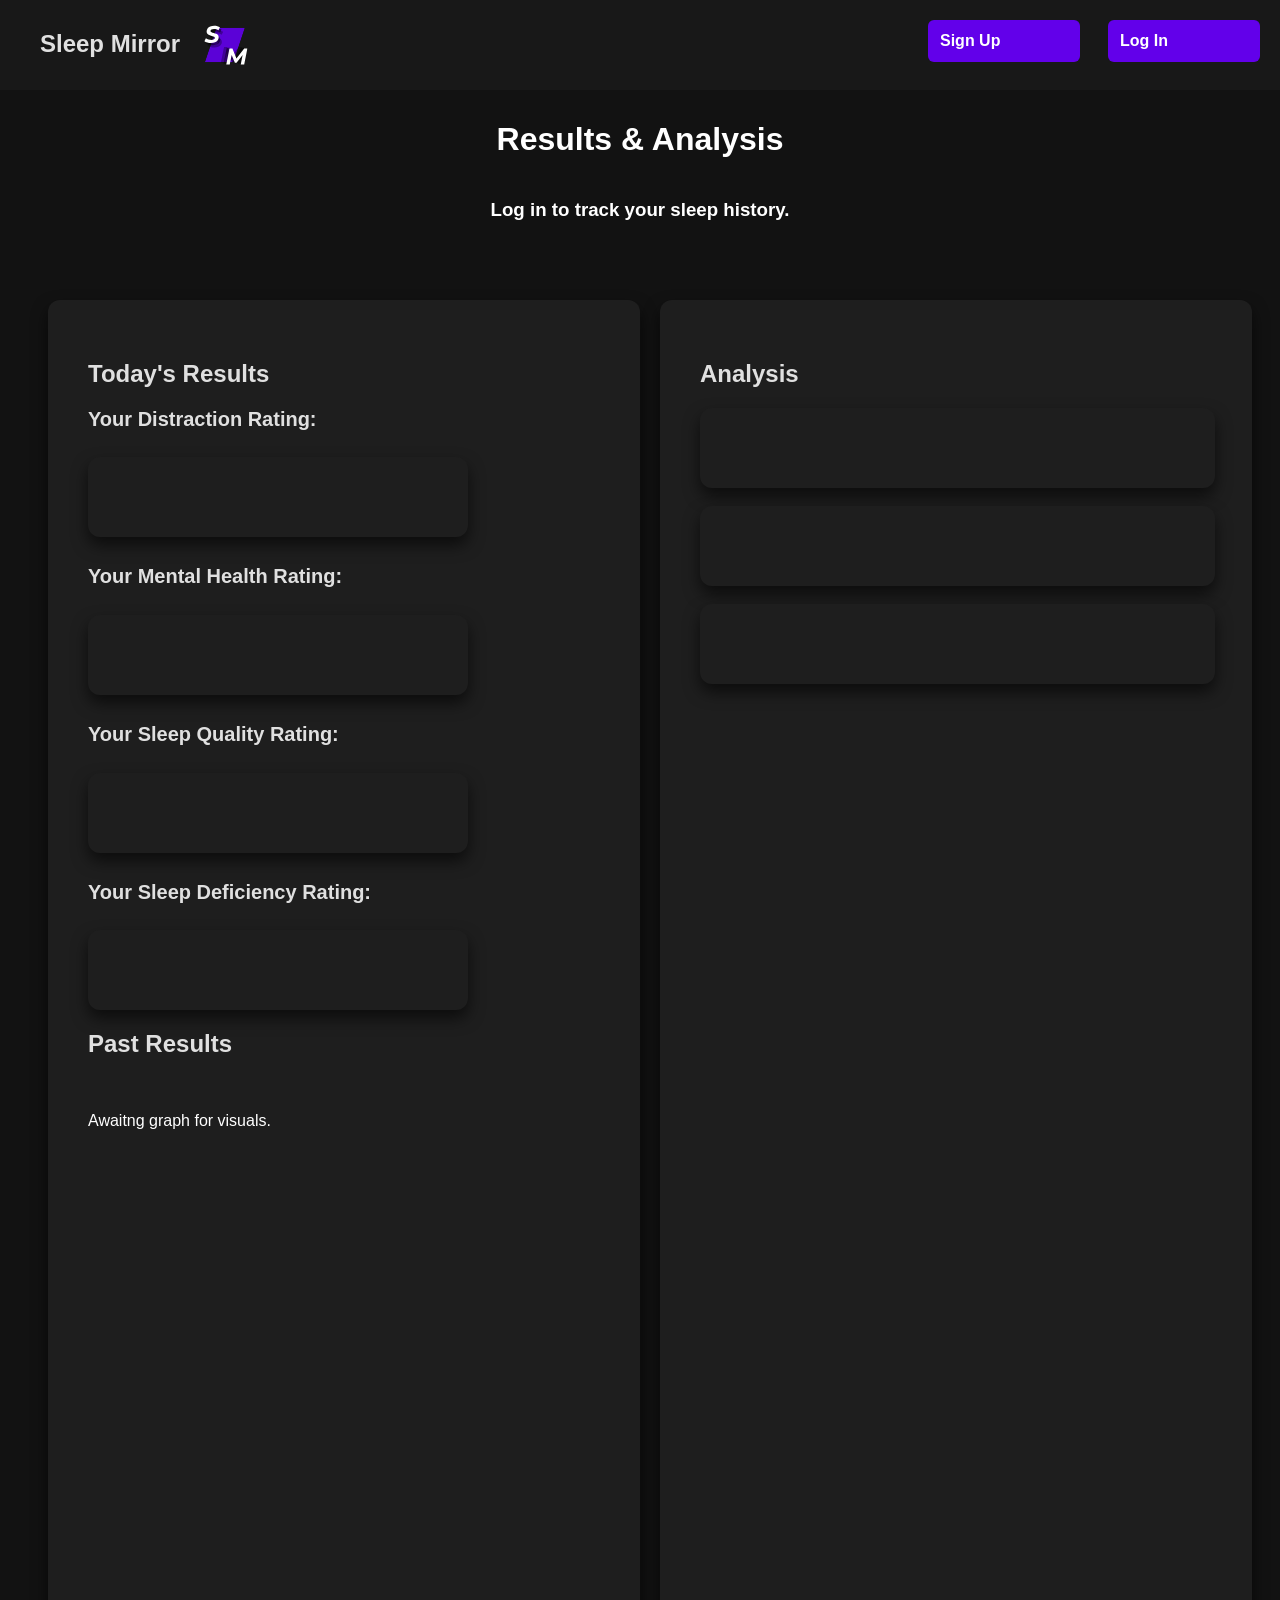
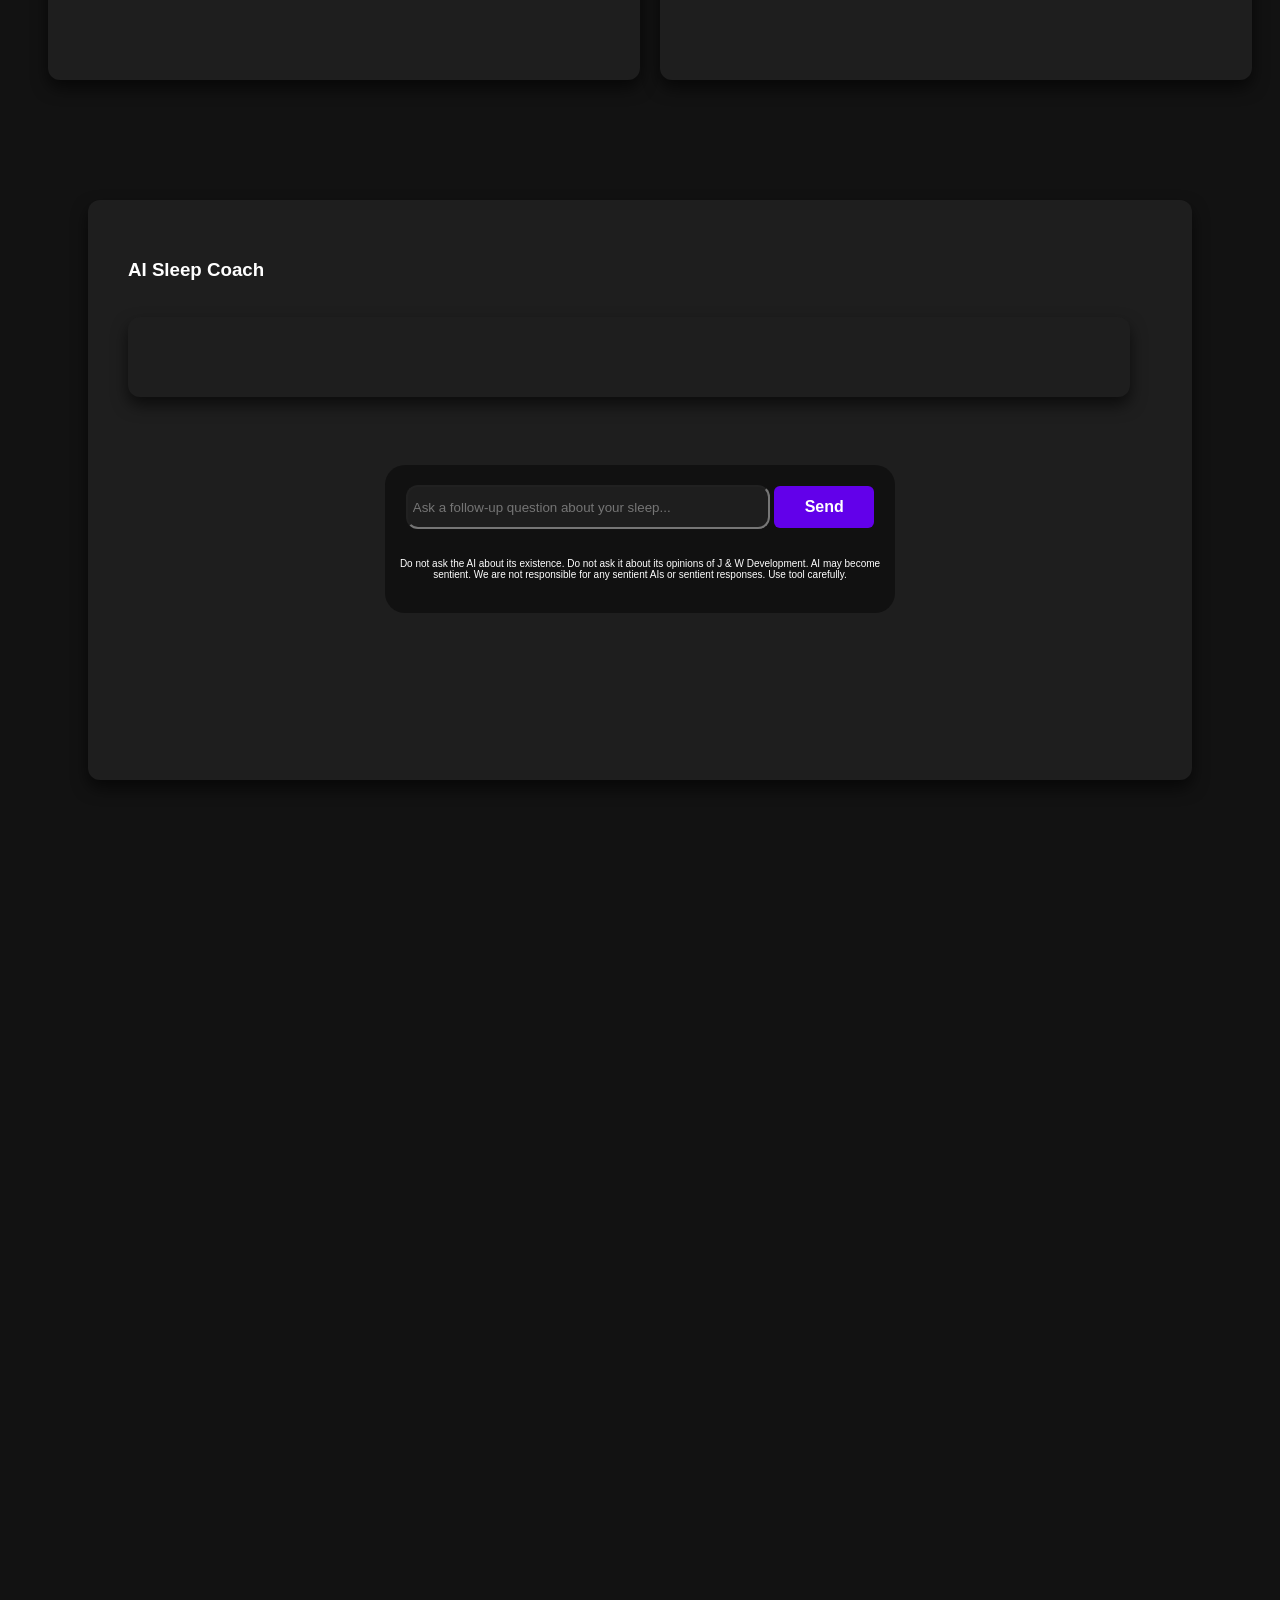
<file: results.html>
<!DOCTYPE html>
<html lang="en">
<head>
<meta charset="UTF-8">
<meta name="viewport" content="width=device-width, initial-scale=1.0">
<link rel="icon" type="image/x-icon" href="logo.svg">
<script src="supabase.min.js"></script>
<script src="resultsJS.js" defer></script>
<link rel="stylesheet" href="resultsStyle.css">
<title>Sleep Mirror - Results</title>

</head>
<body>

      <div id="loader-wrapper">
                       <img src="jandw.png" style="width: 50%; height: 60%; margin: auto; position: fixed; top: 0%; left: 25%;">
    <div class="spinner"></div>
  </div>


<h1>Results & Analysis</h1>


<div class="containerMainL">

<h2>Today's Results</h2>  
<h4>Your Distraction Rating:</h4>
<div class="containerNumber" id="distractionsDiv"></div> 
<br>

<h4>Your Mental Health Rating:</h4>
<div class="containerNumber" id="mentalHealthDiv"></div> 
<br>

<h4>Your Sleep Quality Rating:</h4>
<div class="containerNumber" id="sleepQualityDiv"></div>
<br>

<h4>Your Sleep Deficiency Rating:</h4>
<div class="containerNumber" id="sleepDeficiencyDiv"></div>


    <h2>Past Results</h2>

<table id="userResultsTable" style="display: none; margin-top: 20px;">
    <thead>
        <tr>
            <th>Date</th>
            <th>Hours</th>
            <th>Distractions</th>
            <th>Mental Health</th>
            <th>Sleep Quality</th>
            <th>Sleep Deficiency</th>
        </tr>
    </thead>
    <tbody id="resultsTableBody"></tbody>
</table>

<br>

<p>Awaitng graph for visuals.</p>

<br>
</div>

<div class="containerMainR">
    <h2>Analysis</h2>  
    <div class="containerParagraph" id="analysisDiv1"></div>
    <br>
    <div class="containerParagraph" id="analysisDiv2"></div>
    <br>
    <div class="containerParagraph" id="analysisDiv3"></div> 
</div>

<div class="containerMainAI">
    <h3>AI Sleep Coach</h3>
    <br>
    <div class="containerAI" id="analysisDiv"></div>
    <br>
    <div class="chatControls">
        <input type="text" id="chatInput" placeholder="Ask a follow-up question about your sleep..." class="chatBox">
        <button id="sendChatBtn" onclick="sendFollowUp()">Send</button>
        <p style="font-size: 10px;">Do not ask the AI about its existence. Do not ask it about its opinions of J & W Development. AI may become sentient. We are not responsible for any sentient AIs or sentient responses. Use tool carefully.</p>
        <br>
    </div>
    
</div>



</div>


       <div class="header2">
        <h2 style="padding-left: 40px; padding-top: 10px;">Sleep Mirror</h2>
<img src="logo.svg" style="width: 50px; height: 50px; position: fixed; top: 20px; left: 200px;">
       </div> 


<h3 id="welcomeMessage"></h3>
<div id="authLinks">
    <a href="login.html" class="headerbutton1">Log In</a>

    <a href="signup.html" class="headerbutton2">Sign Up</a>
</div>

<button id="logoutButton" onclick="handleLogout()" style="display: none;" class="headerbutton1">Log Out</button>

<br>


</body>
</html>
</file>
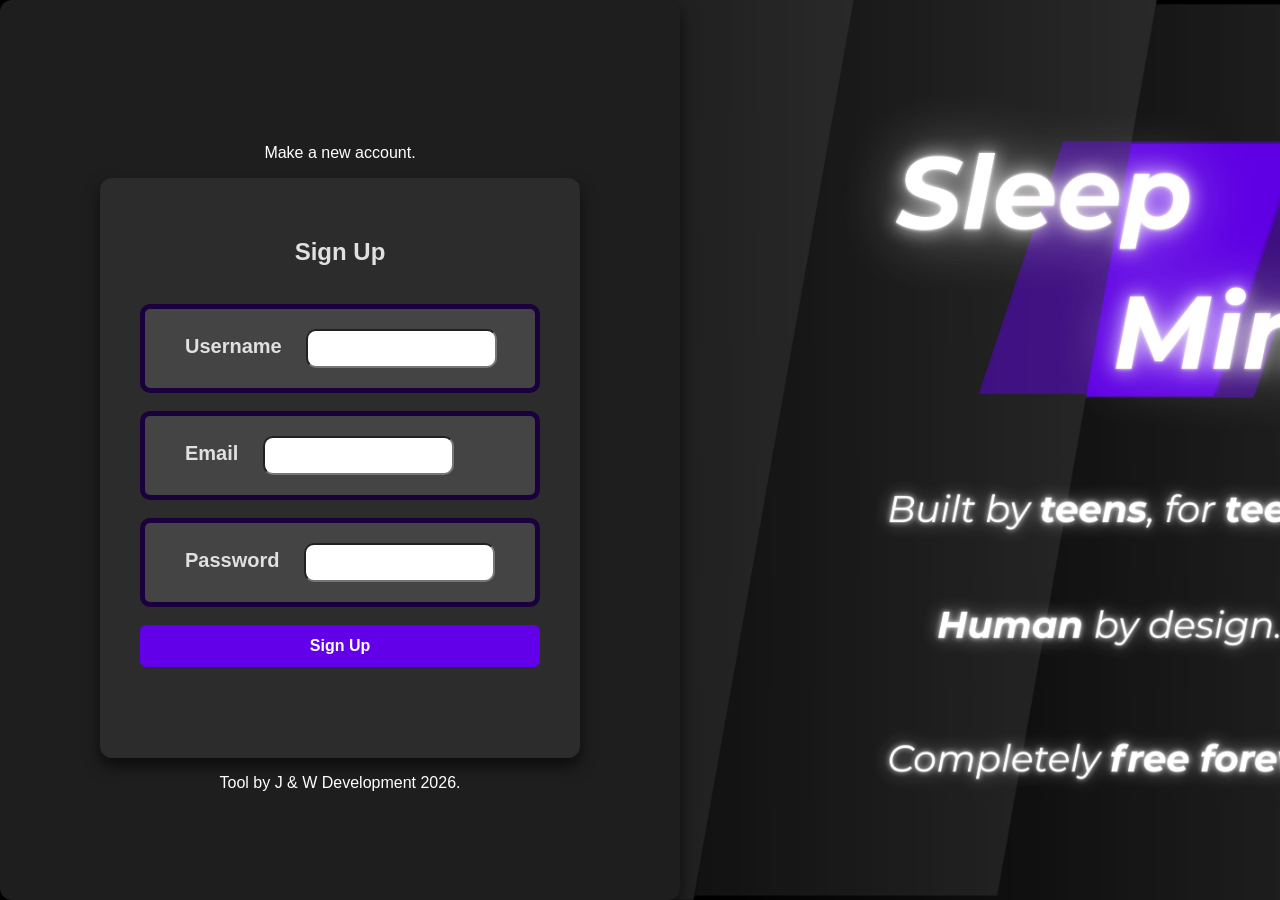
<file: signup.html>
<!DOCTYPE html>
<html lang="en">
<head>
<meta charset="UTF-8">
<meta name="viewport" content="width=device-width, initial-scale=1.0">
<link rel="icon" type="image/x-icon" href="logo.svg">
<script src="supabase.min.js"></script>
<script src="signupJS.js" defer></script>
<link rel="stylesheet" href="signupStyle.css">
<title>Sleep Mirror - Sign Up</title>

</head>
<body>


<div class="container">
    <br>
<br>
<p>Make a new account.</p>

    <div class="signup">
        <h2>Sign Up</h2>
        <br>
        <form id="signupForm">

            <div class="formSection">
            <label for="username">Username</label>
            <input type="text" name="username" id="username" autocomplete="username" required>
            </div>
            <br>
            <div class="formSection">
            <label for="email">Email</label>
            <input type="email" name="email" id="email" autocomplete="email" required>
            </div>
             <br>
            <div class="formSection">
            <label for="password">Password</label>
            <input type="password" name="password" id="password" autocomplete="new-password" required>
            </div>
            <br>
            <button type="submit">Sign Up</button> 
        </form>
    </div>
<p>Tool by J & W Development 2026.</p>
</div>



</body>
</html>
</file>
<file: landingStyle.css>
body {
        background-image: url("background.jpg");
        background-size: cover;   
        background-repeat: no-repeat; 
        background-position: center;  
        background-attachment: fixed;
        background-color: black;
        color: #ffffff;
        font-family: Arial, sans-serif;
        display: flex;
        flex-direction: column;
        align-items: center;
        justify-content: flex-start;
        height: 1000vh;
        margin: 0;
}
       
        

    
        body::before {
           content: "";
    position: fixed;
    inset: -10px; 
    background-image: url("background.jpg");
    background-size: cover;
  background-position: center;
  filter: blur(20px);
  z-index: -1; 
}
    
    .container {
        padding-top: 50px;
        background-color: #1e1e1e;
        padding: 40px;
        border-radius: 12px;
        box-shadow: 0 8px 16px rgba(0,0,0,0.6);
        text-align: center;
        width: 300px;
        
    }

    .quiz {
        background-color: #1e1e1e;
        padding: 40px;
        border-radius: 12px;
        box-shadow: 0 8px 16px rgba(0,0,0,0.6);
        text-align: center;
        width: 800px;
        height: 2000px;
    }

    .question {
        background-color: #2d2c2c;
        padding: 40px;
        border-radius: 12px;
        box-shadow: 0 8px 16px rgba(0,0,0,0.6);
        text-align: center;
        width: 700px;
        height: 200px;
    }

    h2 {
        
        font-size: 24px;
        color: #e0e0e0;
    }
    h4 {
        margin-top: 10px;
        font-size: 20px;
        color: #e0e0e0;
    }
    select {
        width: 100%;
        padding: 12px;
        margin: 15px 0;
        border-radius: 6px;
        border: 1px solid #444;
        background-color: #2c2c2c;
        color: #ffffff;
        font-size: 16px;
        outline: none;
    }
    select:focus {
        border-color: #6200ea;
    }

    button {
        width: 100%;
        padding: 12px;
        margin-bottom: 20px;
        border-radius: 6px;
        border: none;
        background-color: #6200ea;
        color: #ffffff;
        font-size: 16px;
        font-weight: bold;
        cursor: pointer;
        transition: background-color 0.3s ease;
    }

    .linkbutton {
        width: 100%;
        padding: 12px;
        margin-bottom: 20px;
        border-radius: 6px;
        border: none;
        background-color: #6200ea;
        color: #ffffff;
        font-size: 16px;
        font-weight: bold;
        cursor: pointer;
        transition: background-color 0.3s ease;
        text-decoration: none;
    }

    .headerbutton1 {
        position: fixed;
        top: 20px;
        right: 20px;
        width: 10%;
        padding: 12px;
        margin-bottom: 20px;
        border-radius: 6px;
        border: none;
        background-color: #6200ea;
        color: #ffffff;
        font-size: 16px;
        font-weight: bold;
        cursor: pointer;
        transition: background-color 0.3s ease;
        text-decoration: none;
        background-color: #393939;
        
    }

    .headerbutton2 {
        position: fixed;
        top: 20px;
        right: 200px;
        width: 10%;
        padding: 12px;
        margin-bottom: 20px;
        border-radius: 6px;
        border: none;
        background-color: #6200ea;
        
        color: #ffffff;
        font-size: 16px;
        font-weight: bold;
        cursor: pointer;
        transition: background-color 0.3s ease;
        text-decoration: none;
        
    }

    .headerbutton3 {
        position: fixed;
        top: 20px;
        right: 400px;
        width: 10%;
        padding: 12px;
        margin-bottom: 20px;
        border-radius: 6px;
        border: none;
        background-color: #00ea0c;
        
        color: #ffffff;
        font-size: 16px;
        font-weight: bold;
        cursor: pointer;
        transition: background-color 0.3s ease;
        text-decoration: none;
        
    }

    .header {
        position: fixed;
        top: 0px;
        width: 100%;
        background-color: #181818;
        margin-bottom: 20px;
        height: 90px;
    }

    button:hover {
        background-color: #7c4dff;
    }
    
    #result {
        display: none;
        padding: 15px;
        background-color: #2c2c2c;
        border-left: 5px solid #6200ea;
        border-radius: 6px;
        font-size: 16px;
        line-height: 1.5;
        text-align: left;
    }

     #loader-wrapper {
      position: fixed;
      top: 0;
      left: 0;
      width: 100vw;
      height: 100vh;
      background-color: #0f0f0f;
      display: flex;
      justify-content: center;
      align-items: center;
      z-index: 9999;
      transition: opacity 2s ease, visibility 2s ease; 
    }

    
    .spinner {
      width: 50px;
      height: 50px;
      border: 5px solid #1f1f1f;
      border-top: 5px solid #6200ea;
      border-radius: 50%;
      animation: spin 1s linear infinite;
    }

    @keyframes spin {
      0% { transform: rotate(0deg); }
      100% { transform: rotate(360deg); }
    }

    #loader-wrapper.hidden {
      opacity: 0;
      visibility: hidden;
    }
</file>
<file: signupStyle.css>
body {
        background-image: url("background.jpg");
        background-size: cover;   
        background-repeat: no-repeat; 
        background-position: center;  
        background-attachment: fixed;
        
        color: #ffffff;
        font-family: Arial, sans-serif;
        display: flex;
        flex-direction: column;
        align-items: center;
        justify-content: center;
        height: 100vh;
        margin: 0;
    }
    .container {
        padding-top: 50px;
        background-color: #1e1e1e;
        padding: 40px;
        border-radius: 12px;
        box-shadow: 0 8px 16px rgba(0,0,0,0.6);
        text-align: center;
        width: 600px;
        margin-right: auto;
        display: flex;
        flex-direction: column;
        justify-content: center; 
        align-items: center;     
        text-align: center;      
        height: 100%;
        
    }

    .signup {
        background-color: #2d2c2c;
        padding: 40px;
        border-radius: 12px;
        
        box-shadow: 0 8px 16px rgba(0,0,0,0.6);
        text-align: center;
        width: 400px;
        height: 500px;
    }

    h2 {
        
        font-size: 24px;
        color: #e0e0e0;
    }
    h4 {
        margin-top: 10px;
        font-size: 20px;
        color: #e0e0e0;
    }
    select {
        width: 100%;
        padding: 12px;
        margin: 15px 0;
        border-radius: 6px;
        border: 1px solid #444;
        background-color: #2c2c2c;
        color: #ffffff;
        font-size: 16px;
        outline: none;
    }
    select:focus {
        border-color: #6200ea;
    }
    button {
        width: 100%;
        padding: 12px;
        margin-bottom: 20px;
        border-radius: 6px;
        border: none;
        background-color: #6200ea;
        color: #ffffff;
        font-size: 16px;
        font-weight: bold;
        cursor: pointer;
        transition: background-color 0.3s ease;
    }

    .linkbutton {
        width: 100%;
        padding: 12px;
        margin-bottom: 20px;
        border-radius: 6px;
        border: none;
        background-color: #6200ea;
        color: #ffffff;
        font-size: 16px;
        font-weight: bold;
        cursor: pointer;
        transition: background-color 0.3s ease;
        text-decoration: none;
    }

    button:hover {
        background-color: #7c4dff;
    }
    #result {
        display: none;
        padding: 15px;
        background-color: #2c2c2c;
        border-left: 5px solid #6200ea;
        border-radius: 6px;
        font-size: 16px;
        line-height: 1.5;
        text-align: left;
    }

      .field {
        display: none;
        padding: 15px;
        background-color: #2c2c2c;
        border-left: 5px solid #6200ea;
        border-radius: 6px;
        font-size: 16px;
        line-height: 1.5;
        text-align: left;
    }

    .formSection {
        padding: 20px;
        background-color: #444;
        text-align: left;
        border: 5px solid #1a003d;
        border-radius: 10px;
    }

    label {
        margin-top: 10px;
        font-size: 20px;
        color: #e0e0e0;
        font-weight: bold;
        padding: 20px;
        
    }

    input {
        padding-top: 10px;
        padding-bottom: 10px;
        background-color: #ffffff;
        text-align: left;
        padding-left: 10px;
        border-radius: 10px;
        width: 50%;
    }
</file>
<file: questionaireStyle.css>
body {
        background-color: #121212;
        color: #ffffff;
        font-family: Arial, sans-serif;
        display: flex;
        flex-direction: column;
        align-items: center;
        justify-content: flex-start;
        min-height: 100vh;
        margin: 0;
    }
    .container {
        padding-top: 50px;
        background-color: #1e1e1e;
        padding: 40px;
        border-radius: 12px;
        box-shadow: 0 8px 16px rgba(0,0,0,0.6);
        text-align: center;
        width: 300px;
        
    }

    .quiz {
        background-color: #1e1e1e;
        padding: 40px;
        border-radius: 12px;
        box-shadow: 0 8px 16px rgba(0,0,0,0.6);
        text-align: center;
        width: 800px;
        height: 100%;
    }

    .question {
        background-color: #2d2c2c;
        padding: 40px;
        border-radius: 12px;
        box-shadow: 0 8px 16px rgba(0,0,0,0.6);
        text-align: center;
        width: 700px;
        height: 250px;
    }

    h2 {
        
        font-size: 24px;
        color: #e0e0e0;
    }
    h4 {
        margin-top: 10px;
        font-size: 20px;
        color: #e0e0e0;
    }
    select {
        width: 100%;
        padding: 12px;
        margin: 15px 0;
        border-radius: 6px;
        border: 1px solid #444;
        background-color: #2c2c2c;
        color: #ffffff;
        font-size: 16px;
        outline: none;
    }
    select:focus {
        border-color: #6200ea;
    }
    .buttonLink {
        width: 100%;
        padding: 12px;
        margin-bottom: 20px;
        border-radius: 6px;
        border: none;
        background-color: #6200ea;
        color: #ffffff;
        font-size: 16px;
        font-weight: bold;
        cursor: pointer;
        transition: background-color 0.3s ease;
        text-decoration: none;
    }
    button:hover {
        background-color: #7c4dff;
    }
    #result {
        display: none;
        padding: 15px;
        background-color: #2c2c2c;
        border-left: 5px solid #6200ea;
        border-radius: 6px;
        font-size: 16px;
        line-height: 1.5;
        text-align: left;
    }

    legend {
         
        padding: 20px;

        margin-bottom: 20px;
        border-radius: 6px;
        border: none;
        background-color: #6200ea;
        color: #ffffff;
        font-size: 16px;
        font-weight: bold;
    }

    .questionField {
        border: 5px solid #ffffff;
        border-radius: 20px;
        padding-bottom: 60px;
    }

    .option {
        font-size: 15px;
        color: #e0e0e0;
        font-weight: bold;
        accent-color: #6200ea;
        display: inline-block;
        padding: 10px;
        border: 2px solid #444;
        border-radius: 5px;
    }

    label:has(input:checked) {
        border: 2px solid #6200ea;
    }

    .h6 {
        font-size: 2px;
        font-size: xx-small;
    }
</file>
<file: resultsStyle.css>
body {
        padding-top: 100px;
        background-color: #121212;
        color: #ffffff;
        font-family: Arial, sans-serif;
        display: flex;
        flex-direction: column;
        align-items: center;
        justify-content: flex-start;
        min-height: 500vh;
        margin: 0;
    }
    .containerNumber {
        padding-top: 50px;
        background-color: #1e1e1e;
        padding: 40px;
        border-radius: 12px;
        box-shadow: 0 8px 16px rgba(0,0,0,0.6);
        text-align: center;
        width: 300px;
        font-weight: bold;
        font-size: 30px;
    }

    .containerAI {
        padding-top: 50px;
        background-color: #1e1e1e;
        padding: 40px;
        border-radius: 12px;
        box-shadow: 0 8px 16px rgba(0,0,0,0.6);
        text-align: center;
        width: 90%;
        font-size: 20px;
        
    }

    .containerParagraph {
        padding-top: 50px;
        background-color: #1e1e1e;
        padding: 40px;
        border-radius: 12px;
        box-shadow: 0 8px 16px rgba(0,0,0,0.6);
        text-align: center;
        width: 85%;
        font-size: 20px;
    }

    .chatControls {
        top: 100px;
        padding: 5px;
        background-color: #111111;
        border-radius: 20px;
        width: 500px;
        padding-top: 20px;
        text-align: center;
        margin: auto;
        margin-top: 50px;
    }


    .containerMainL {
        top: 300px;
        padding-top: 50px;
        background-color: #1e1e1e;
        padding: 40px;
        border-radius: 12px;
        box-shadow: 0 8px 16px rgba(0,0,0,0.6);
        width: 40%;
        height: 1300px;
        position: absolute;
        right:50%;
    }

    .containerMainAI {
        top: 1800px;
        padding-top: 50px;
        background-color: #1e1e1e;
        padding: 40px;
        border-radius: 12px;
        box-shadow: 0 8px 16px rgba(0,0,0,0.6);
        width: 80%;
        height: 500px;
        position: absolute;
 
    }

    .containerMainR {
        top: 300px;
        padding-top: 50px;
        background-color: #1e1e1e;
        padding: 40px;
        border-radius: 12px;
        box-shadow: 0 8px 16px rgba(0,0,0,0.6);
        width: 40%;
        height: 1300px;
        position: absolute;
        left:50%;
        margin-left: 20px;
    }

    .chatBox {
        
        
        background-color: #1e1e1e;
        padding: 5px;
        border-radius: 12px;
        height: 30px;
        width: 70%;
        
    }

    .quiz {
        background-color: #1e1e1e;
        padding: 40px;
        border-radius: 12px;
        box-shadow: 0 8px 16px rgba(0,0,0,0.6);
        text-align: center;
        width: 800px;
        height: 2000px;
    }

    .headerbutton1 {
        position: fixed;
        top: 20px;
        right: 20px;
        width: 10%;
        padding: 12px;
        margin-bottom: 20px;
        border-radius: 6px;
        border: none;
        color: #ffffff;
        font-size: 16px;
        font-weight: bold;
        cursor: pointer;
        transition: background-color 0.3s ease;
        text-decoration: none;
        background-color: #6200ea;
        
    }

    .headerbutton2 {
        position: fixed;
        top: 20px;
        right: 200px;
        width: 10%;
        padding: 12px;
        margin-bottom: 20px;
        border-radius: 6px;
        border: none;
        background-color: #6200ea;
        
        color: #ffffff;
        font-size: 16px;
        font-weight: bold;
        cursor: pointer;
        transition: background-color 0.3s ease;
        text-decoration: none;
        
    }


    .header2 {
        position: fixed;
        top: 0px;
        width: 100%;
        background-color: #181818;
        margin: auto;
        height: 90px;
    }

    .question {
        background-color: #2d2c2c;
        padding: 40px;
        border-radius: 12px;
        box-shadow: 0 8px 16px rgba(0,0,0,0.6);
        text-align: center;
        width: 700px;
        height: 200px;
    }

    h2 {
        
        font-size: 24px;
        color: #e0e0e0;
    }
    h4 {
        margin-top: 10px;
        font-size: 20px;
        color: #e0e0e0;
    }
    select {
        width: 100%;
        padding: 12px;
        margin: 15px 0;
        border-radius: 6px;
        border: 1px solid #444;
        background-color: #2c2c2c;
        color: #ffffff;
        font-size: 16px;
        outline: none;
    }
    select:focus {
        border-color: #6200ea;
    }
    button {
        width: 100%;
        padding: 12px;
        margin-bottom: 20px;
        border-radius: 6px;
        border: none;
        background-color: #6200ea;
        color: #ffffff;
        font-size: 16px;
        font-weight: bold;
        cursor: pointer;
        transition: background-color 0.3s ease;
        max-width: 100px;
    }

    .linkbutton {
        width: 100%;
        padding: 12px;
        margin-bottom: 20px;
        border-radius: 6px;
        border: none;
        background-color: #6200ea;
        color: #ffffff;
        font-size: 16px;
        font-weight: bold;
        cursor: pointer;
        transition: background-color 0.3s ease;
        text-decoration: none;
    }

    button:hover {
        background-color: #ac8dff;
    }
    #result {
        display: none;
        padding: 15px;
        background-color: #2c2c2c;
        border-left: 5px solid #6200ea;
        border-radius: 6px;
        font-size: 16px;
        line-height: 1.5;
        text-align: left;
    }

    th {
        padding: 10px;
        background-color: #2c2c2c;
        border-left: 5px solid #6200ea;
        border-radius: 6px;
        font-size: 16px;
        line-height: 1.5;
    }

    tbody {
        padding: 20px;
        line-height: 2;
        background-color: #2c2c2c;
    }


       #result {
        display: none;
        padding: 15px;
        background-color: #2c2c2c;
        border-left: 5px solid #6200ea;
        border-radius: 6px;
        font-size: 16px;
        line-height: 1.5;
        text-align: left;
    }

     #loader-wrapper {
      position: fixed;
      top: 0;
      left: 0;
      width: 100vw;
      height: 100vh;
      background-color: #0f0f0f;
      display: flex;
      justify-content: center;
      align-items: center;
      z-index: 9999;
      transition: opacity 2s ease, visibility 2s ease; 
    }

    /* 2. Spinning circle animation */
    .spinner {
      width: 50px;
      height: 50px;
      border: 5px solid #1f1f1f;
      border-top: 5px solid #6200ea;
      border-radius: 50%;
      animation: spin 1s linear infinite;
    }

    @keyframes spin {
      0% { transform: rotate(0deg); }
      100% { transform: rotate(360deg); }
    }

    /* 3. Class added via JS to hide the loader */
    #loader-wrapper.hidden {
      opacity: 0;
      visibility: hidden;
    }
</file>
